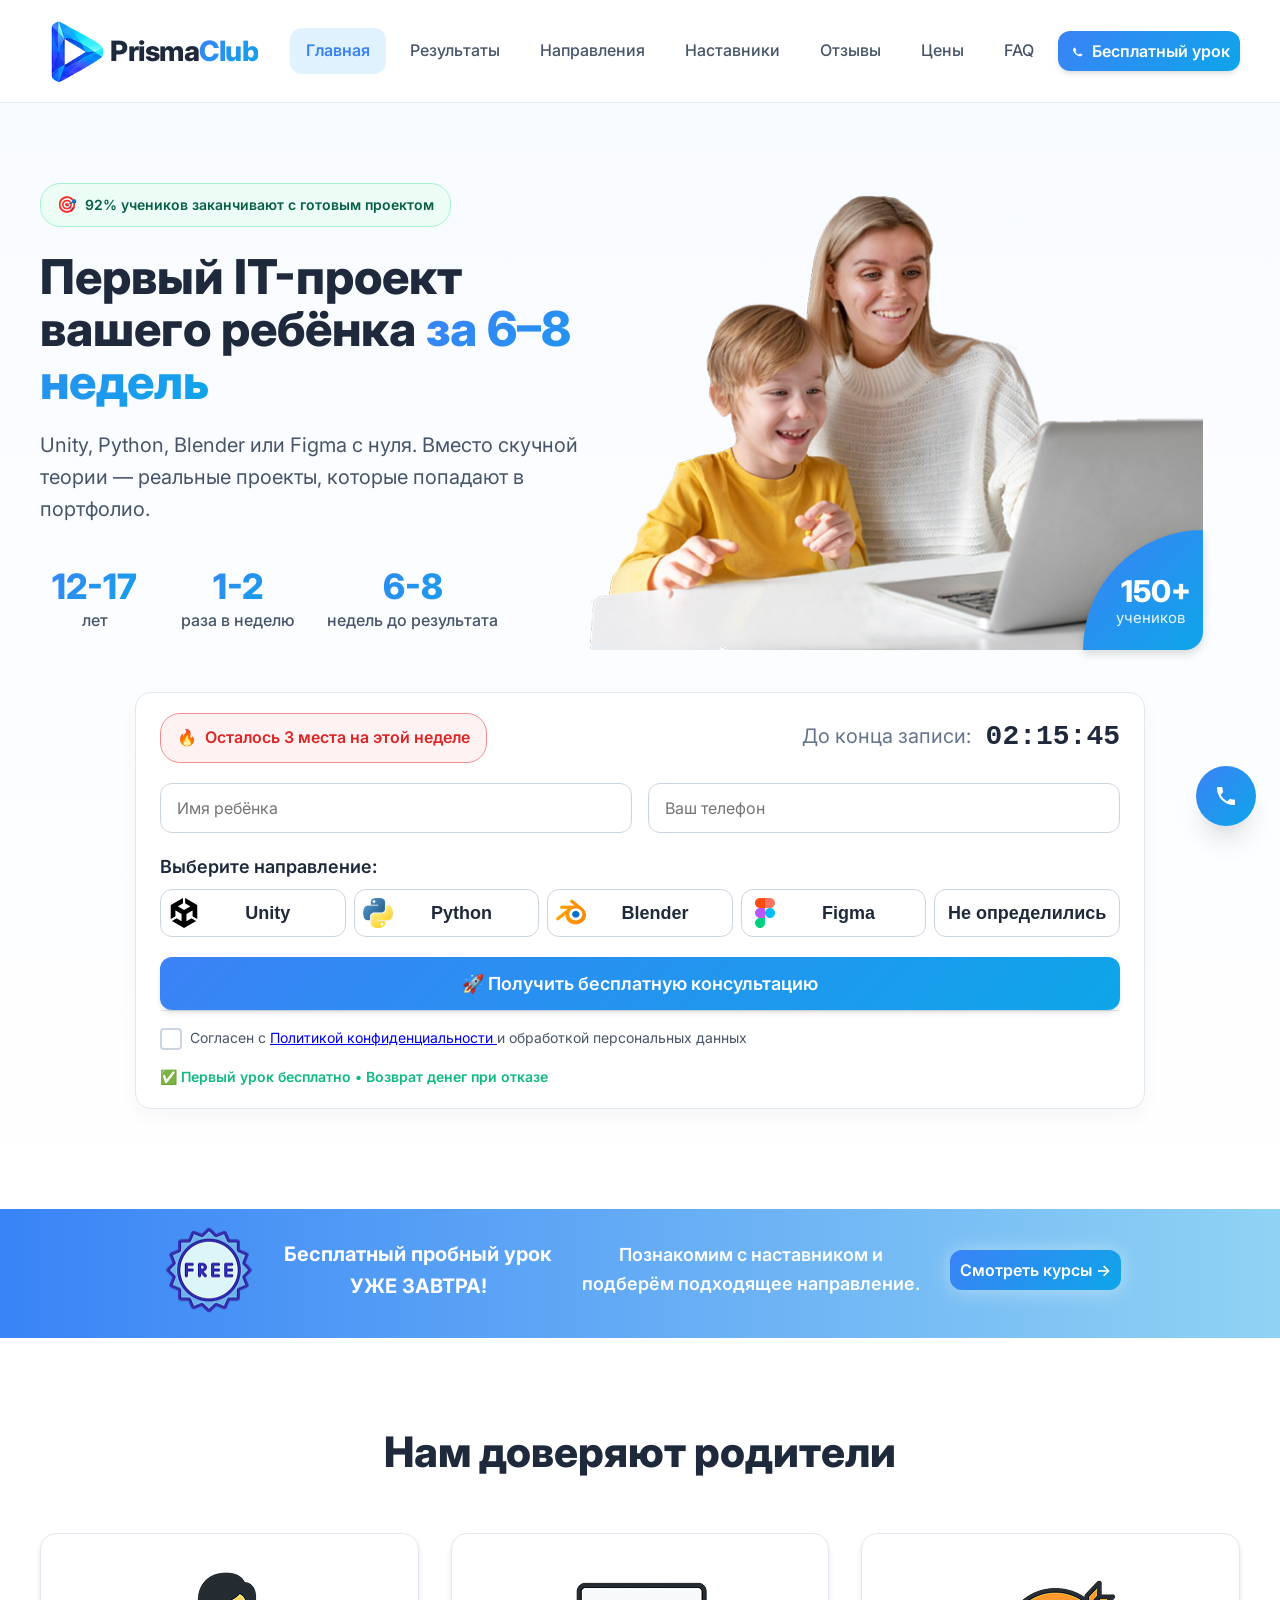
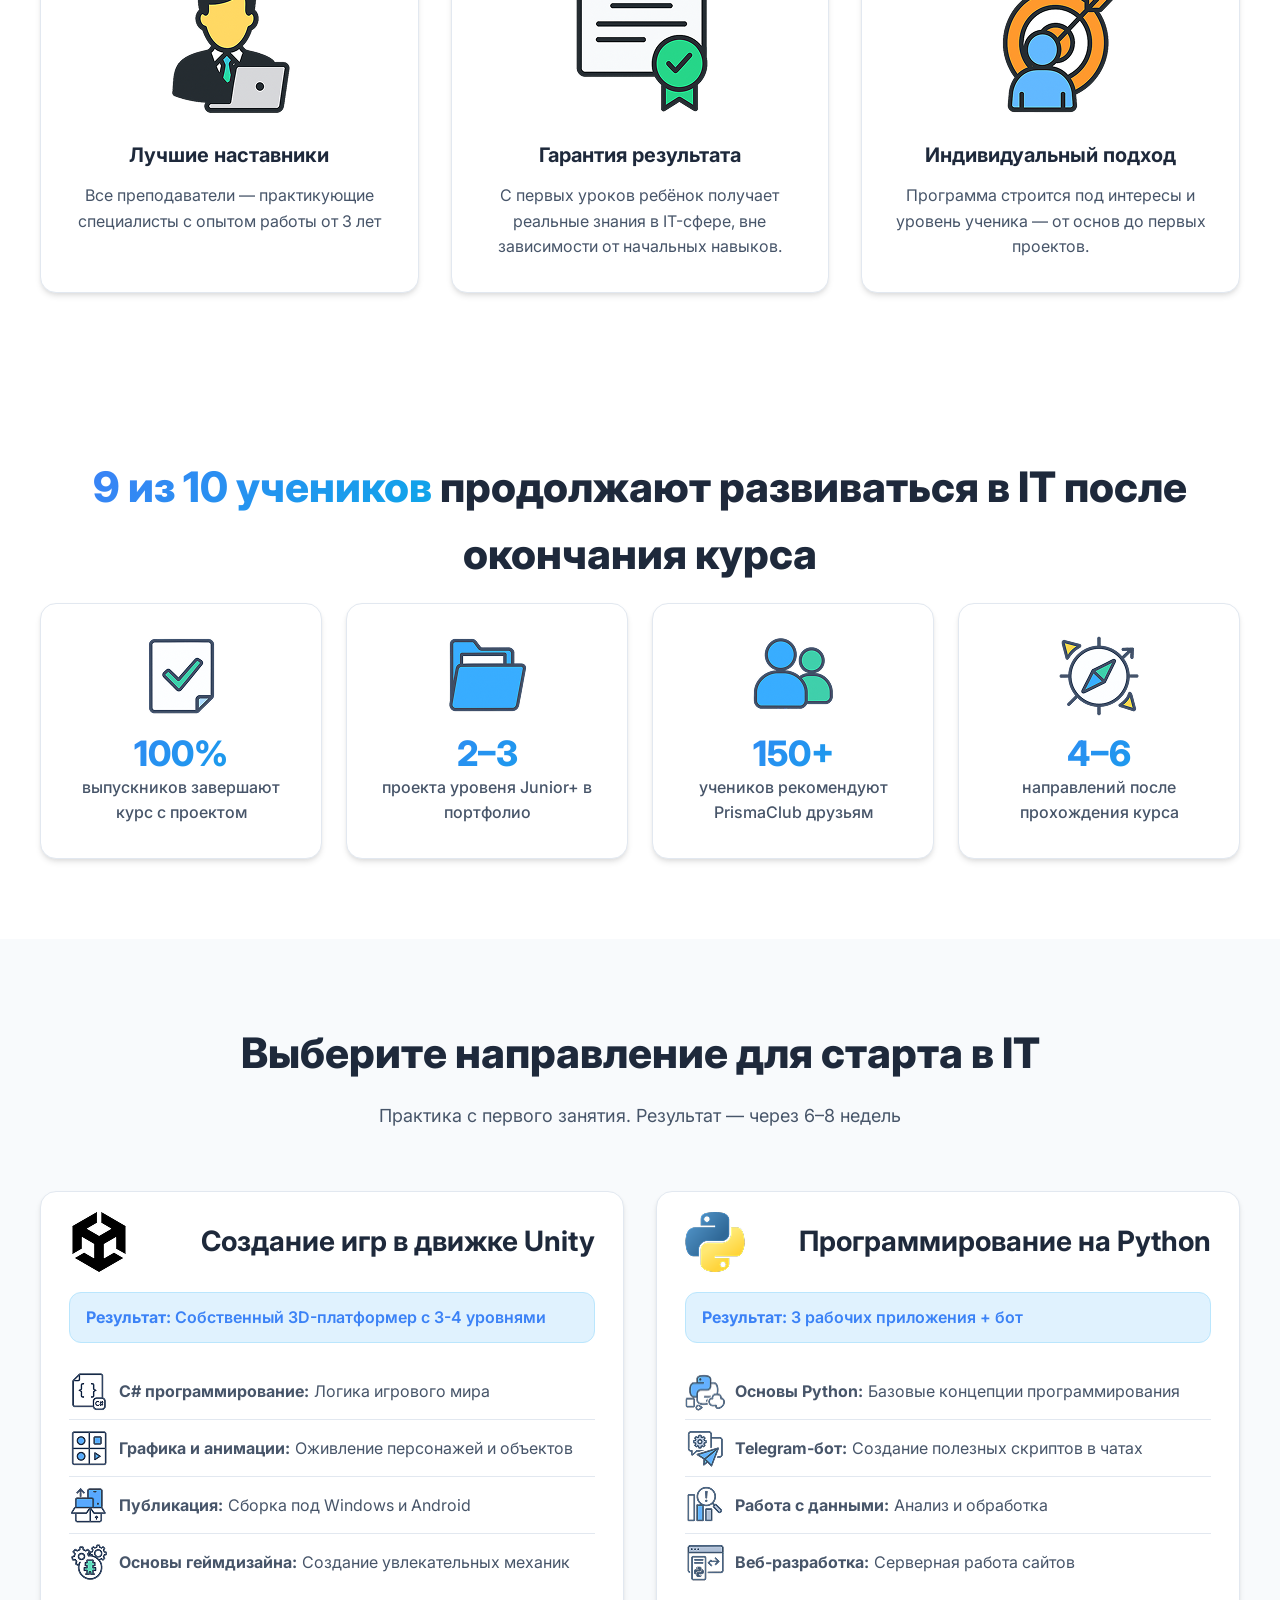
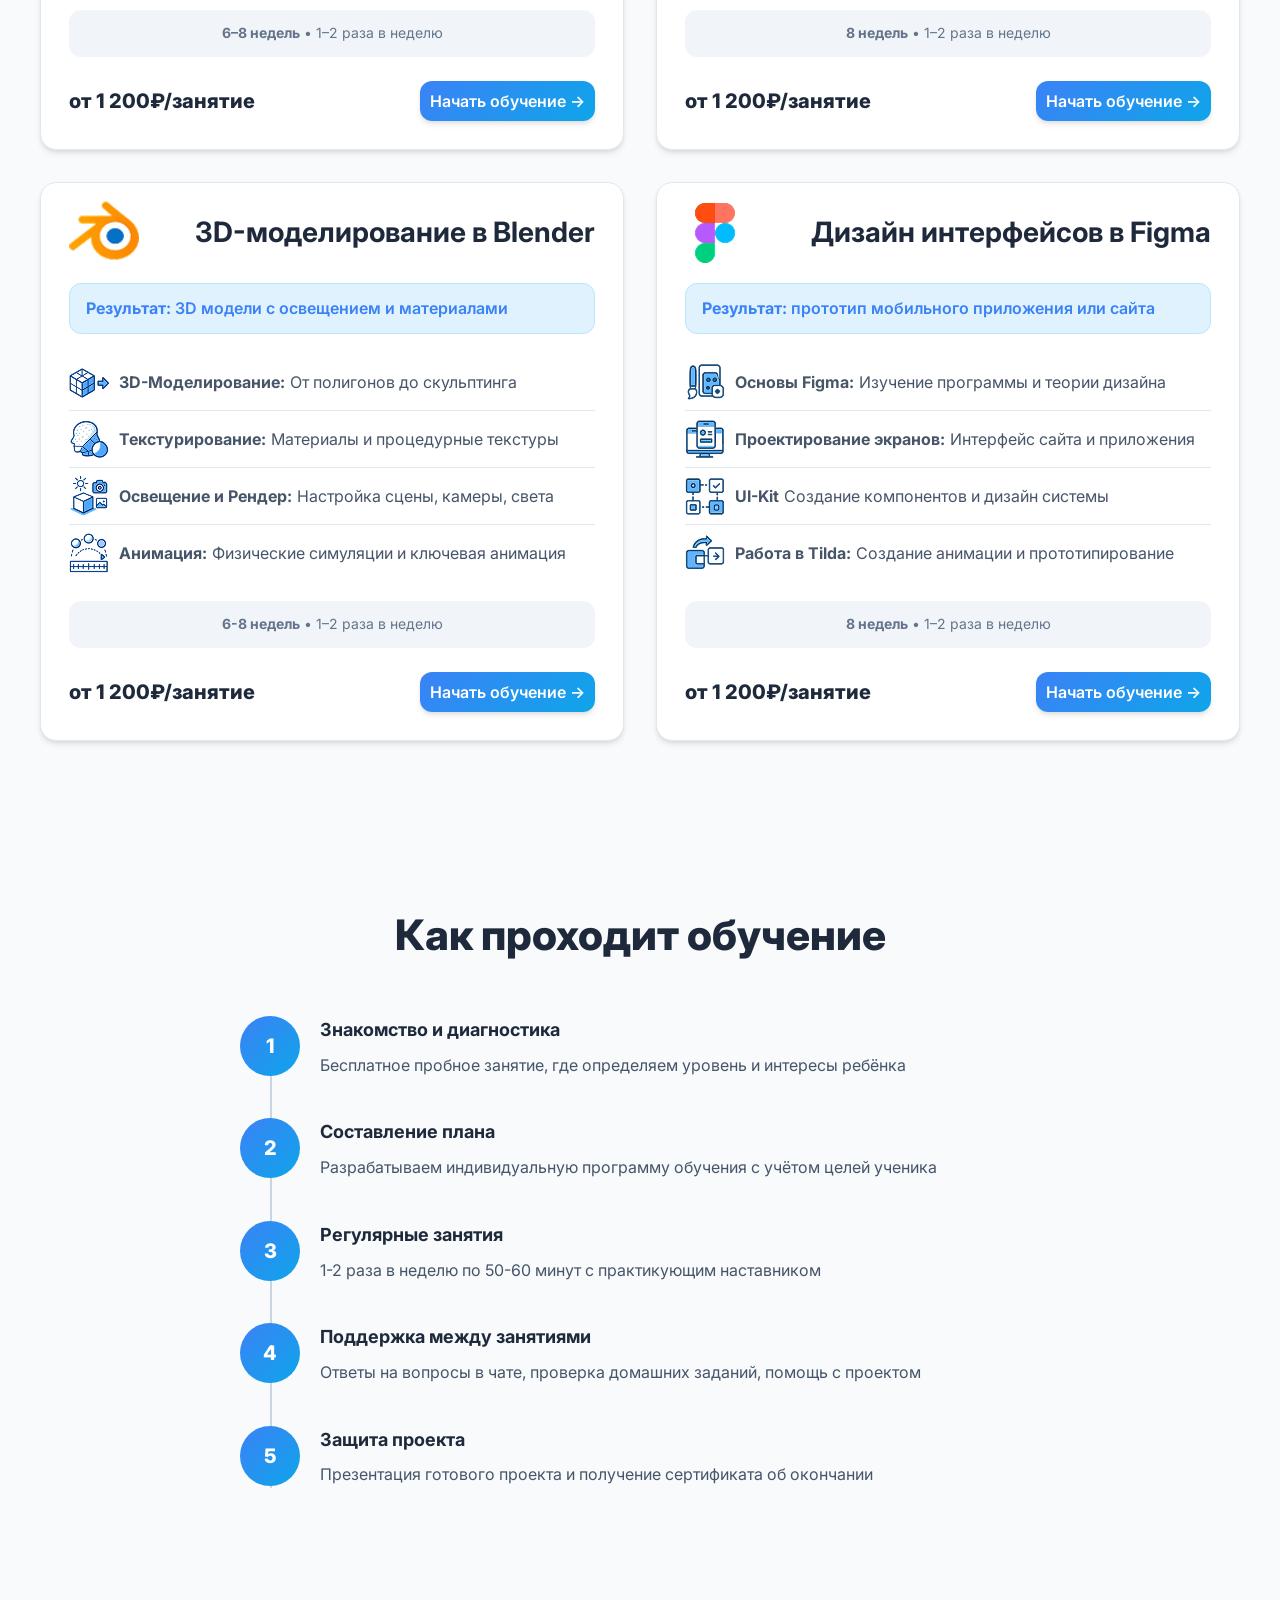
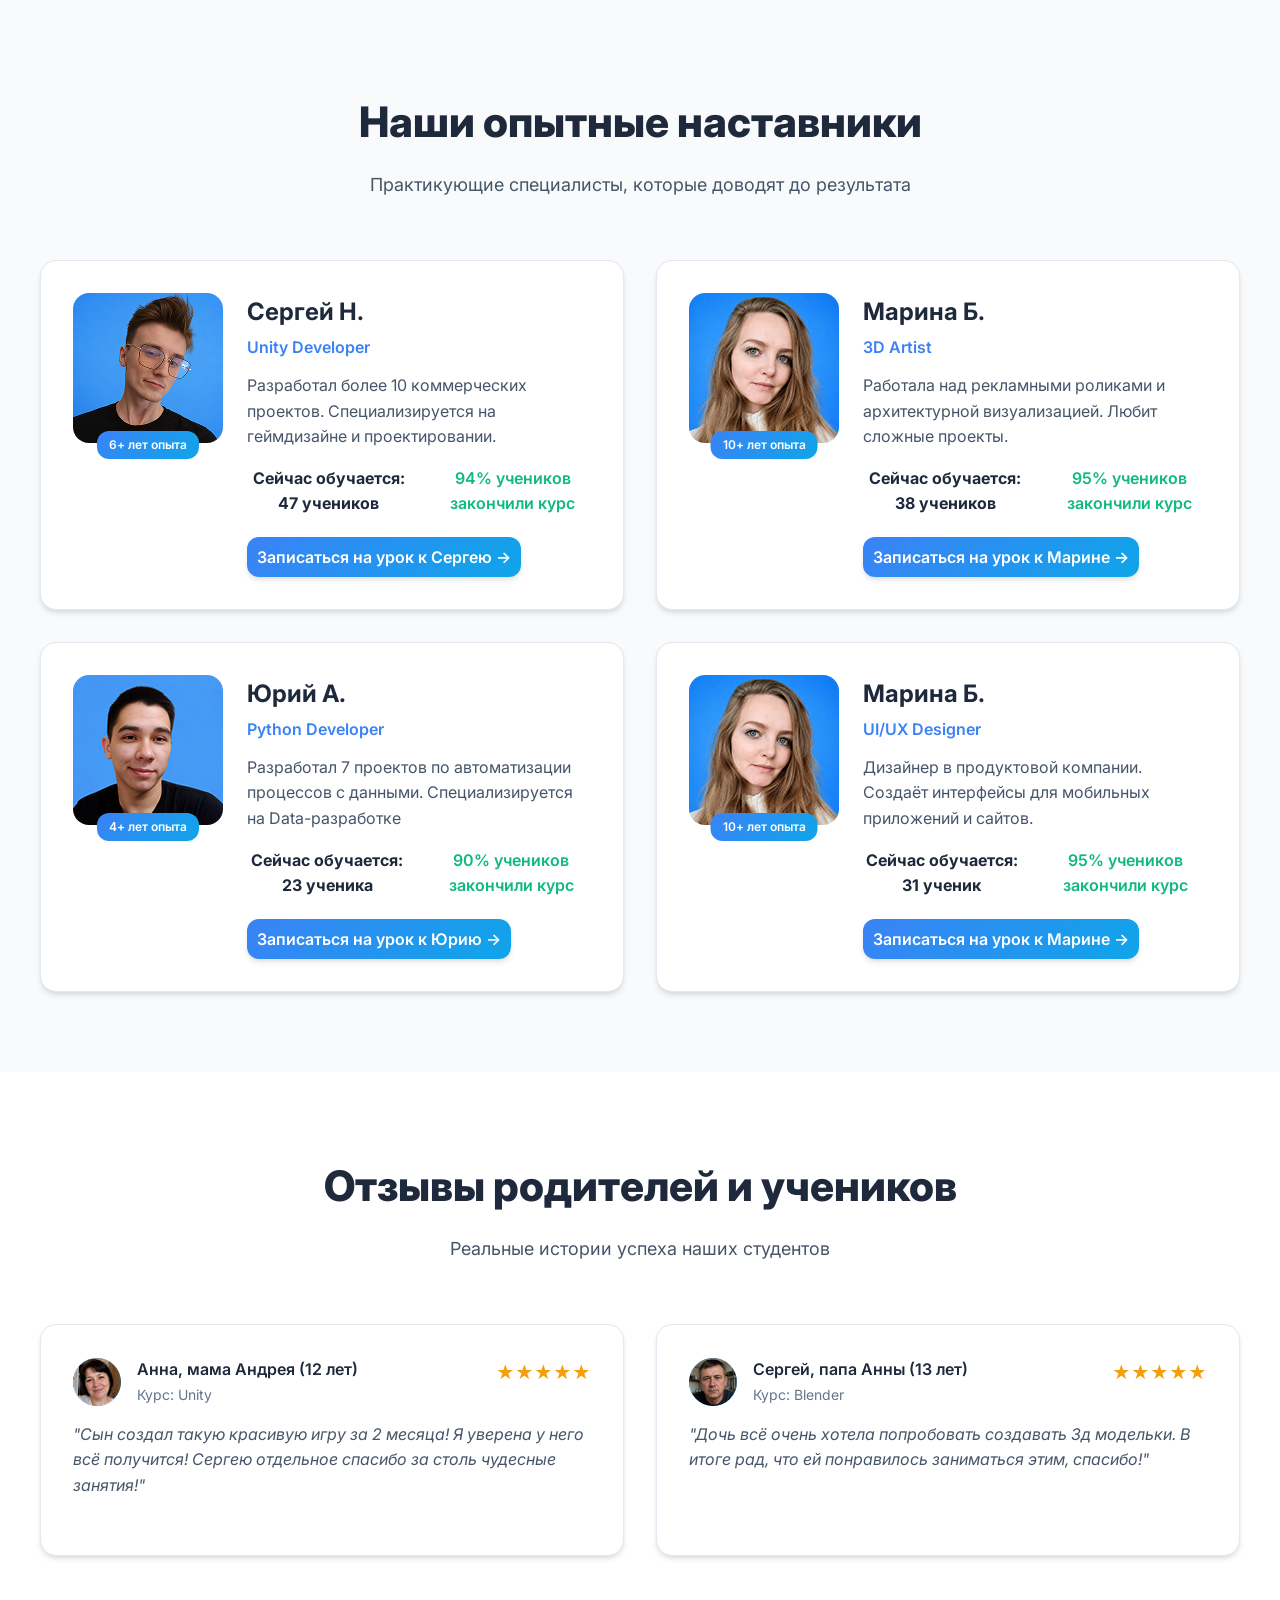
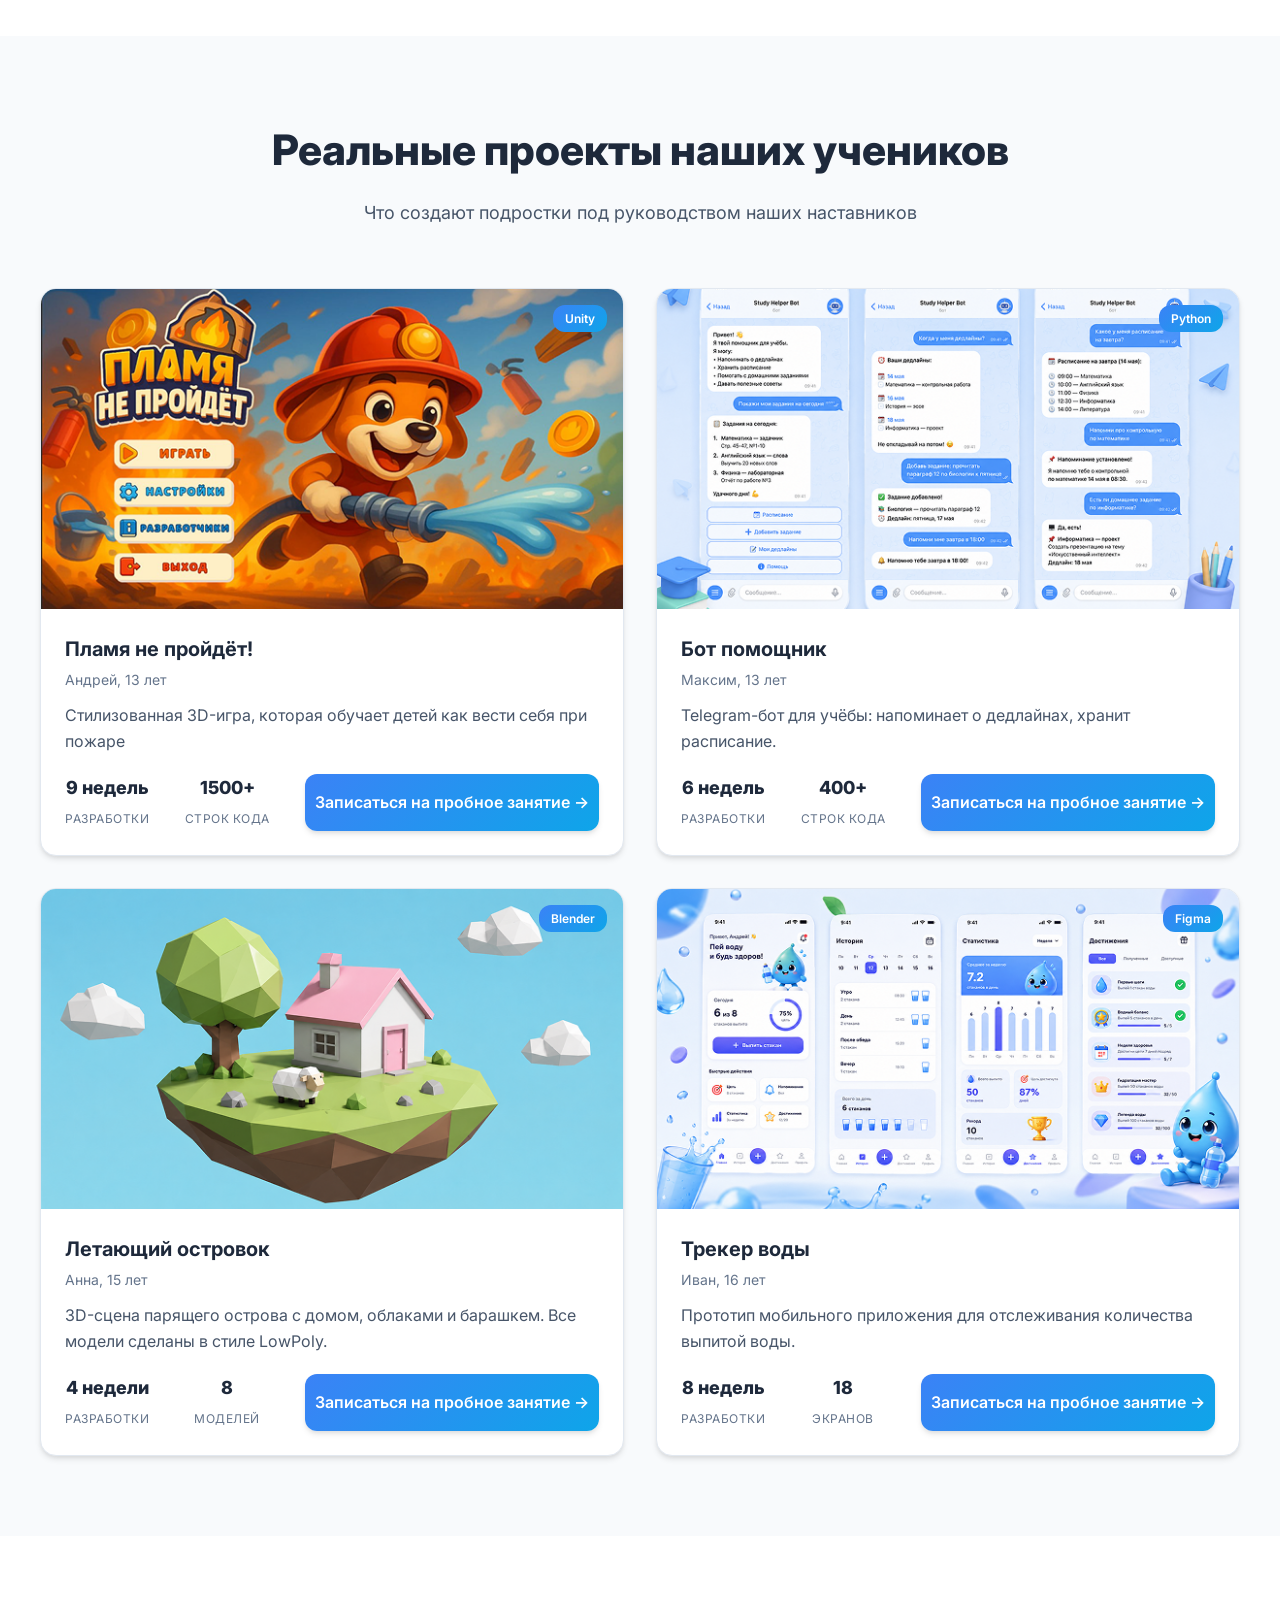
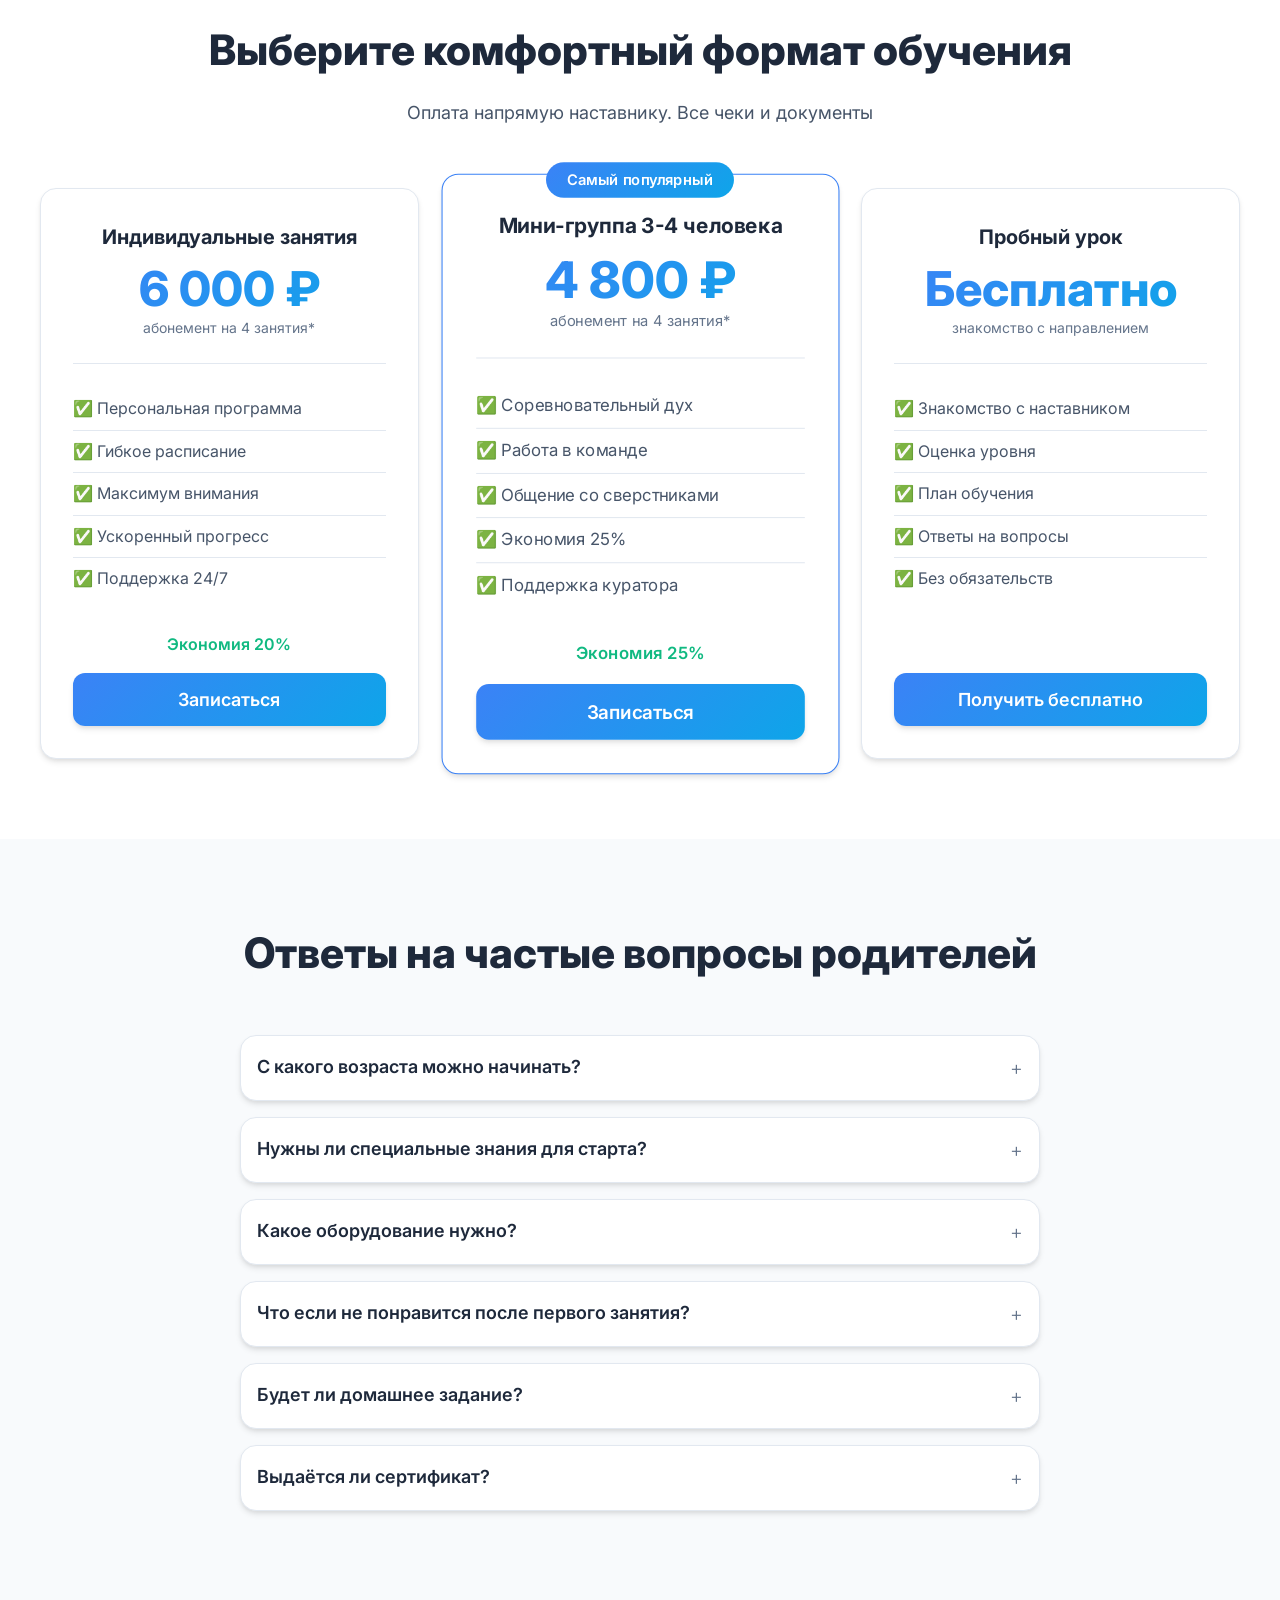
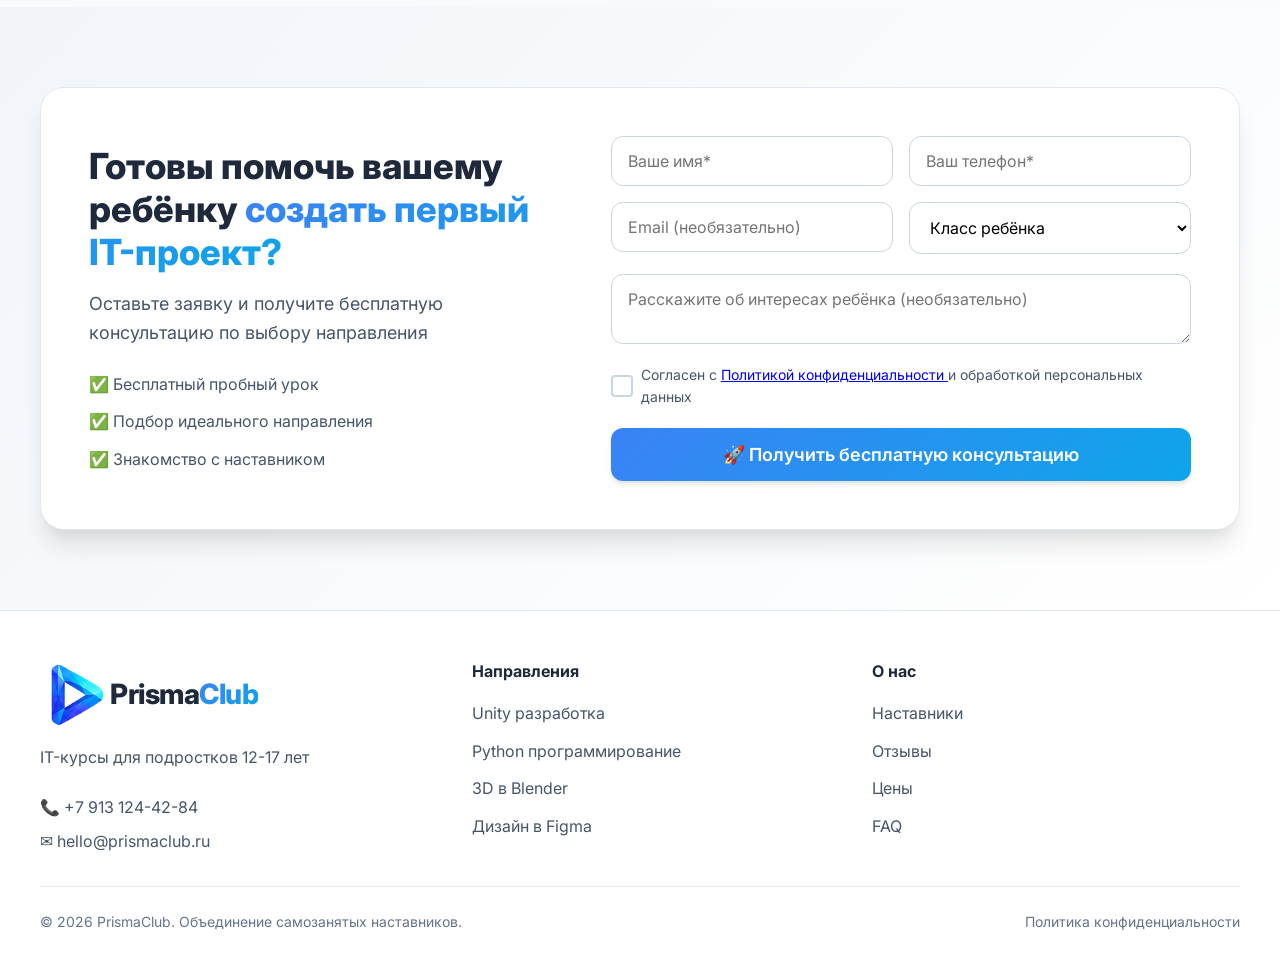
<file: index.html>
<!doctype html>
<html lang="ru" data-theme="light">
<head>
    <meta charset="utf-8" />
    <meta name="viewport" content="width=device-width, initial-scale=1" />
    <meta name="description" content="PrismaClub - IT-курсы для подростков 12-17 лет. Unity, Python, Blender, Figma. Первый проект за 6-8 недель. 95% учеников заканчивают с портфолио." />
    <title>PrismaClub — IT-курсы для подростков 12-17 лет | Первый проект за 6-8 недель</title>
    <link rel="stylesheet" href="style.css" />
    <link rel="preconnect" href="https://fonts.googleapis.com">
    <link rel="preconnect" href="https://fonts.gstatic.com" crossorigin>
    <link href="https://fonts.googleapis.com/css2?family=Inter:wght@400;500;600;700;800&display=swap" rel="stylesheet">
</head>
<body>
    <!-- Progress Bar -->
    <div class="progress-container">
        <div class="progress-bar" id="progressBar"></div>
    </div>

    <!-- Floating Contact Button -->
    <div class="floating-whatsapp">
        <button class="whatsapp-button call-button" onclick="openContactModal()" aria-label="Открыть контакты">
            <svg width="24" height="24" viewBox="0 0 24 24" fill="none">
                <path d="M6.62 10.79c1.44 2.83 3.76 5.14 6.59 6.59l2.2-2.2c.27-.27.67-.36 1.02-.24 1.12.37 2.33.57 3.57.57.55 0 1 .45 1 1V20c0 .55-.45 1-1 1C10.61 21 3 13.39 3 4c0-.55.45-1 1-1h3.5c.55 0 1 .45 1 1 0 1.24.2 2.45.57 3.57.11.35.03.74-.25 1.02l-2.2 2.2z" fill="currentColor"/>
            </svg>
            <span class="call-button-text">Остались вопросы?</span>
        </button>
        <div class="whatsapp-tooltip">Контакты для связи</div>
    </div>

    <!-- Contact Modal -->
    <div class="contact-modal" id="contactModal" aria-hidden="true">
        <div class="contact-modal-backdrop" onclick="closeContactModal()"></div>
        <div class="contact-modal-card" role="dialog" aria-modal="true" aria-labelledby="contactModalTitle">
            <button class="contact-modal-close" type="button" onclick="closeContactModal()" aria-label="Закрыть">×</button>
            <h3 id="contactModalTitle">Связаться с нами</h3>
            <div class="contact-modal-list">
                <div class="contact-row"><span>Телефон:</span><a href="tel:+79131244284">+7 913 124-42-84</a></div>
                <div class="contact-row"><span>Электронная почта:</span><a href="mailto:hello@prismaclub.ru">hello@prismaclub.ru</a></div>
                <div class="contact-row"><span>Telegram:</span><a href="https://t.me/Nestor.eons" target="_blank" rel="noopener">@Nestor.eons</a></div>
                <div class="contact-row"><span>WhatsApp:</span><a href="https://wa.me/79131244284" target="_blank" rel="noopener">8 913 124-42-84</a></div>
            </div>
            <button class="faq-modal-button" type="button" onclick="goToFaqFromModal()">
                <span>Часто задаваемые вопросы</span>
                <span class="faq-modal-arrow">⌄</span>
            </button>
        </div>
    </div>

    <header>
        <div class="wrap nav">
            <div class="brand">
                    <!-- LOGO -->
                <a class="logo" href="#hero">
                    <img src="images/prismaclub-logo.png" alt="PrismaClub Logo" class="logo-image">
                    <span class="logo-text">Prisma<span class="logo-accent">Club</span></span>
                </a>
            </div>
            <nav class="topnav">
                <a class="navlink active" href="#hero">Главная</a>
                <a class="navlink" href="#results">Результаты</a>
                <a class="navlink" href="#tracks">Направления</a>
                <a class="navlink" href="#mentors">Наставники</a>
                <a class="navlink" href="#testimonials">Отзывы</a>
                <a class="navlink" href="#pricing">Цены</a>
                <a class="navlink" href="#faq">FAQ</a>
                <button class="btn btn-primary" onclick="scrollToForm()">
                    <svg width="16" height="16" viewBox="0 0 16 16" fill="currentColor" style="margin-right: 0px;">
                        <path d="M13.6 11.2c-.2-.1-1.2-.6-1.4-.7-.2-.1-.3-.1-.5.1-.2.2-.5.6-.6.8-.1.2-.2.2-.4.1-.2-.1-1-.3-1.9-1.1-.7-.6-1.2-1.4-1.4-1.7-.1-.3 0-.4.1-.5.1-.1.3-.3.4-.4.1-.2.2-.2.3-.4.1-.2 0-.3-.1-.4-.1-.1-.5-1.2-.7-1.8-.2-.5-.4-.5-.5-.5-.1 0-.3 0-.4 0-.2 0-.4.1-.6.3-.2.3-.8.8-.8 1.9 0 1.1.8 2.2.9 2.4.1.2 1.6 2.4 3.8 3.4.6.2 1 .4 1.3.5.6.2 1.1.2 1.5.1.5-.1 1.4-.6 1.6-1.1.2-.5.2-1 .1-1.1-.1-.1-.2-.2-.4-.3z"/>
                    </svg>
                    Бесплатный урок
                </button>
            </nav>
            <button class="mobile-menu-btn" id="mobileMenuBtn">
                <span></span>
                <span></span>
                <span></span>
            </button>
        </div>
    </header>

    <main>
        <!-- HERO SECTION -->
        <section class="hero" id="hero">
            <div class="wrap">
                <div class="hero-content">
                    <div class="hero-badge">
                        <span class="badge-icon">🎯</span>
                        92% учеников заканчивают с готовым проектом
                    </div>
                    
                    <h1 class="hero-title">
                        Первый IT-проект вашего ребёнка 
                        <span class="highlight">за 6–8 недель</span>
                    </h1>
                    
                    <p class="hero-subtitle">
                        Unity, Python, Blender или Figma с нуля. Вместо скучной теории — реальные проекты, которые попадают в портфолио.
                    </p>

                    <div class="hero-stats">
                        <div class="stat">
                            <div class="stat-number">12-17</div>
                            <div class="stat-label">лет</div>
                        </div>
                        <div class="stat">
                            <div class="stat-number">1-2</div>
                            <div class="stat-label">раза в неделю</div>
                        </div>
                        <div class="stat">
                            <div class="stat-number">6-8</div>
                            <div class="stat-label">недель до результата</div>
                        </div>
                    </div>
                </div>
                
                <div class="hero-visual">
                    <div class="hero-image-wrapper">
                        <img src="images/student-coding.png" alt="Подросток создаёт игру в Unity" class="hero-image">
                            <div class="achievement-badge corner">
                                <div class="number">150+</div>
                                <div class="label">учеников</div>
                            </div>
                    </div>
                </div>
            </div>
              <!-- Booking Banner -->
<!-- Booking Banner -->
<div class="booking-banner">
    <div class="booking-top-row">
        <div class="urgency-badge">
            <span class="fire-icon">🔥</span>
            Осталось 3 места на этой неделе
        </div>
        <div class="urgency-timer">
            <span>До конца записи:</span>
            <div class="timer" id="urgencyTimer">02:15:47</div>
        </div>
    </div>

    <div class="booking-form-grid">
        <div class="form-row">
            <input type="text" placeholder="Имя ребёнка" required>
            <input type="tel" placeholder="Ваш телефон" required>
        </div>
        
        <div class="form-group">
            <label class="form-label">Выберите направление:</label>
            <div class="course-pills-horizontal">
                <button type="button" class="course-pill" data-course="Unity">
                    <img src = "images/Unity_Icon.png" class = "course-pills-icon"/>
                    <span class = "">Unity</span> 
                </button>
                 <button type="button" class="course-pill" data-course="Python">
                    <img src = "images/Python_Icon.png" class = "course-pills-icon"/>
                    <span class = "">Python</span> 
                </button>
                 <button type="button" class="course-pill" data-course="Blender">
                    <img src = "images/Blender_Icon.png" class = "course-pills-icon"/>
                    <span class = "">Blender</span> 
                </button>
                 <button type="button" class="course-pill" data-course="Figma">
                    <img src = "images/Figma_Icon.png" class = "course-pills-icon"/>
                    <span class = "">Figma</span> 
                </button>
                 <button type="button" class="course-pill" data-course="Not sure">
                    <span class = "">Не определились</span> 
                </button>
            </div>
        </div>

        <button class="btn btn-primary btn-large btn-block" type="button" onclick="scrollToForm()">
            🚀 Получить бесплатную консультацию
        </button>
    </div>
    
    <div class="form-footer">
        <label class="checkbox">
            <input type="checkbox" name="agreement" required>
        <span class="checkmark"></span>
        <span>
            Согласен с 
            <a href="privacy.html" target="_blank">
                Политикой конфиденциальности
            </a>
            и обработкой персональных данных
        </span>
        </label>
        <div class="guarantee">
            ✅ Первый урок бесплатно • Возврат денег при отказе
        </div>
    </div>
</div>
        </section>
        <!-- CTA после формы -->
<section class="after-hero-cta">
    <div class="wrap">
        <div class="cta-inline">
            <img src = "images/Free_Icon.png"/>
            <h3>Бесплатный пробный урок <br>
        <span class ="cta-inline-frase">УЖЕ ЗАВТРА!</span>
        </h3>
      <p>Познакомим с наставником и подберём подходящее направление.</p>
      <button class="btn btn-primary" onclick="smoothTo('#tracks')">
        Смотреть курсы →
      </button>
    </div>
  </div>
</section>


                <section class="trust" id="trust">
            <div class="wrap">
                <h2 class="section-title">Нам доверяют родители</h2>
                <div class="trust-grid">
                    <div class="trust-item">
                        <div class="trust-icon">
                            <img src = "images/Teacher_Icon.png"/>
                        </div>
                        <div class="trust-content">
                            <h3>Лучшие наставники</h3>
                            <p>Все преподаватели — практикующие специалисты с опытом работы от 3 лет</p>
                        </div>
                    </div>
                    <div class="trust-item">
                         <div class="trust-icon">
                            <img src = "images/Guarantee_Icon.png"/>
                        </div>
                        <div class="trust-content">
                            <h3>Гарантия результата</h3>
                            <p>С первых уроков ребёнок получает реальные знания в IT-сфере, вне зависимости от начальных навыков.</p>
                        </div>
                    </div>
                    <div class="trust-item">
                         <div class="trust-icon">
                            <img src = "images/Target_Icon.png"/>
                        </div>
                        <div class="trust-content">
                            <h3>Индивидуальный подход</h3>
                            <p>Программа строится под интересы и уровень ученика — от основ до первых проектов.</p>
                        </div>
                    </div>
                </div>
            </div>
        </section>

        <!-- RESULTS SECTION -->
        <section class="results" id="results">
            <div class="wrap">
                <h2 class="section-title">
                    <span class="highlight">9 из 10 учеников</span> продолжают развиваться в IT после окончания курса
                </h2>
                
                <div class="stats-grid">
                    <div class="stat-card">
                        <div class="stat-icon">
                            <img src = "images/White_Sheet-Icon.png"/>
                        </div>
                        <div class="stat-number" data-count="100">100%</div>
                        <div class="stat-label">выпускников завершают курс с проектом</div>
                    </div>
                    <div class="stat-card">
                         <div class="stat-icon">
                            <img src = "images/Folder_Icon.png"/>
                        </div>
                        <div class="stat-number" data-count="2">2–3</div>
                        <div class="stat-label">проекта уровеня Junior+ в портфолио</div>
                    </div>
                    <div class="stat-card">
                         <div class="stat-icon">
                            <img src = "images/Child_Recomendation_Icon.png"/>
                        </div>
                        <div class="stat-number" data-count="150">150+</div>
                        <div class="stat-label">учеников рекомендуют PrismaClub друзьям</div>
                    </div>
                    <div class="stat-card">
                         <div class="stat-icon">
                            <img src = "images/Navigation_Curse_Icon.png"/>
                        </div>
                        <div class="stat-number" data-count="4">4–6</div>
                        <div class="stat-label">направлений после прохождения курса</div>
                    </div>
                </div>
            </div>
        </section>

        <!-- TRACKS SECTION -->
        <section id="tracks">
            <div class="wrap">
                <h2 class="section-title">Выберите направление для старта в IT</h2>
                <p class="section-sub">Практика с первого занятия. Результат — через 6–8 недель</p>
                
                <div class="tracks-grid">
                    <!-- Unity Card -->
                    <div class="track-card">
                        <div class="track-header">
                            <div class="track-icon">
                                <img src = "images/Unity_Icon.png"/>
                            </div>
                            <h3>Создание игр в движке Unity</h3>
                        </div>
                        <div class="track-content">
                            <div class="track-result">
                                <strong>Результат:</strong> Собственный 3D-платформер с 3-4 уровнями
                            </div>
                            <ul class="track-features">
                                <li>
                                    <img src ="images/Unity_Csharp_Icon.png"/>
                                    <strong>C# программирование: </strong> Логика игрового мира
                                </li>
                                <li>
                                    <img src ="images/Unity_Animation_Icon.png"/>
                                    <strong>Графика и анимации: </strong> Оживление персонажей и объектов
                                </li>
                                <li>
                                    <img src ="images/Unity_Build_Icon.png"/>
                                    <strong>Публикация: </strong> Сборка под Windows и Android
                                </li>
                                <li>
                                    <img src ="images/Unity_Design_Icon.png"/>
                                    <strong>Основы геймдизайна: </strong> Создание увлекательных механик
                                </li>
                            </ul>
                            <div class="track-duration">
                                <strong>6–8 недель</strong> • 1–2 раза в неделю
                            </div>
                        </div>
                        <div class="track-actions">
                            <div class="price">от 1 200₽/занятие</div>
                            <button class="btn btn-primary" onclick="scrollToForm('Unity')">
                                Начать обучение →
                            </button>
                        </div>
                    </div>

                    <!-- Python Card -->
                    <div class="track-card">
                        <div class="track-header">
                            <div class="track-icon">
                                <img src = "images/Python_Icon.png"/>
                            </div>
                            <h3>Программирование на Python</h3>
                        </div>
                        <div class="track-content">
                            <div class="track-result">
                                <strong>Результат:</strong> 3 рабочих приложения + бот
                            </div>
                            <ul class="track-features">
                                <li>
                                    <img src ="images/Python_Base_Icon.png"/>
                                    <strong>Основы Python:</strong>  Базовые концепции программирования
                                </li>
                                <li>
                                    <img src ="images/Python_Telegram_Icon.png"/>
                                    <strong>Telegram-бот:</strong> Создание полезных скриптов в чатах
                                </li>
                                <li>
                                    <img src ="images/Python_Data_Icon.png"/>
                                    <strong>Работа с данными:</strong> Анализ и обработка
                                </li>
                                <li>
                                    <img src ="images/Python_Web_Icon.png"/>
                                    <strong>Веб-разработка:</strong> Cерверная работа сайтов
                                </li>
                            </ul>
                            <div class="track-duration">
                                <strong>8 недель</strong> • 1–2 раза в неделю
                            </div>
                        </div>
                        <div class="track-actions">
                            <div class="price">от 1 200₽/занятие</div>
                            <button class="btn btn-primary" onclick="scrollToForm('Python')">
                                Начать обучение →
                            </button>
                        </div>
                    </div>
                    <!-- Blender Card -->
                    <div class="track-card">
                        <div class="track-header">
                            <div class="track-icon">
                                <img src = "images/Blender_Icon.png" class = "blender-icon"/>
                            </div>
                            <h3>3D-моделирование в Blender</h3>
                        </div>
                        <div class="track-content">
                            <div class="track-result">
                                <strong>Результат:</strong> 3D модели с освещением и материалами
                            </div>
                            <ul class="track-features">
                                <li>
                                    <img src ="images/Blender_3D_Object_Icon.png"/>
                                    <strong>3D-Моделирование:</strong> От полигонов до скульптинга
                                </li>
                                <li>
                                    <img src ="images/Blender_Texture_Icon.png"/> 
                                    <strong>Текстурирование:</strong> Материалы и процедурные текстуры
                                </li>
                                <li>
                                    <img src ="images/Blender_lighting_Icon.png"/> 
                                    <strong>Освещение и Рендер:</strong> Настройка сцены, камеры, света
                                </li>
                                <li>
                                    <img src ="images/Blender_Animation_Icon.png"/> 
                                    <strong>Анимация:</strong> Физические симуляции и ключевая анимация
                                </li>
                            </ul>
                            <div class="track-duration">
                                <strong>6-8 недель</strong> • 1–2 раза в неделю
                            </div>
                        </div>
                        <div class="track-actions">
                            <div class="price">от 1 200₽/занятие</div>
                            <button class="btn btn-primary" onclick="scrollToForm('Blender')">
                                Начать обучение →
                            </button>
                        </div>
                    </div>
                     <!-- Figma Card -->
                    <div class="track-card">
                        <div class="track-header">
                            <div class="track-icon">
                                <img src = "images/Figma_Icon.png"/>
                            </div>
                            <h3>Дизайн интерфейсов в Figma</h3>
                        </div>
                        <div class="track-content">
                            <div class="track-result">
                                <strong>Результат:</strong> прототип мобильного приложения или сайта
                            </div>
                            <ul class="track-features">
                                <li>
                                    <img src ="images/Figma_Base_Icon.png"/>
                                    <strong>Основы Figma:</strong>Изучение программы и теории дизайна
                                </li>
                                                                <li>
                                    <img src ="images/Figma_Project.png"/> 
                                    <strong>Проектирование экранов:</strong>Интерфейс сайта и приложения
                                </li>
                                <li>
                                    <img src ="images/Figma_Component_Icon.png"/>
                                    <strong>UI-Kit</strong>Создание компонентов и дизайн системы
                                </li>
                                <li>
                                    <img src ="images/Figma_Animation_Icon.png"/>
                                    <strong>Работа в Tilda:</strong>Создание анимации и прототипирование
                                </li>
                            </ul>
                            <div class="track-duration">
                                <strong>8 недель</strong> • 1–2 раза в неделю
                            </div>
                        </div>
                        <div class="track-actions">
                            <div class="price">от 1 200₽/занятие</div>
                            <button class="btn btn-primary" onclick="scrollToForm('Figma')">
                                Начать обучение →
                            </button>
                        </div>
                    </div>
                    <!-- Добавьте остальные направления по аналогии -->
                </div>
            </div>
        </section>

        <!-- PROCESS SECTION (ВОССТАНАВить до рабочег осостояния если нету стилей) -->
        <section class="process" id="process">
            <div class="wrap">
                <h2 class="section-title">Как проходит обучение</h2>
                <div class="process-timeline">
                    <div class="process-item">
                        <div class="process-step">1</div>
                        <div class="process-content">
                            <h3>Знакомство и диагностика</h3>
                            <p>Бесплатное пробное занятие, где определяем уровень и интересы ребёнка</p>
                        </div>
                    </div>
                    <div class="process-item">
                        <div class="process-step">2</div>
                        <div class="process-content">
                            <h3>Составление плана</h3>
                            <p>Разрабатываем индивидуальную программу обучения с учётом целей ученика</p>
                        </div>
                    </div>
                    <div class="process-item">
                        <div class="process-step">3</div>
                        <div class="process-content">
                            <h3>Регулярные занятия</h3>
                            <p>1-2 раза в неделю по 50-60 минут с практикующим наставником</p>
                        </div>
                    </div>
                    <div class="process-item">
                        <div class="process-step">4</div>
                        <div class="process-content">
                            <h3>Поддержка между занятиями</h3>
                            <p>Ответы на вопросы в чате, проверка домашних заданий, помощь с проектом</p>
                        </div>
                    </div>
                    <div class="process-item">
                        <div class="process-step">5</div>
                        <div class="process-content">
                            <h3>Защита проекта</h3>
                            <p>Презентация готового проекта и получение сертификата об окончании</p>
                        </div>
                    </div>
                </div>
            </div>
        </section>

        
        <!-- MENTORS SECTION -->
        <section id="mentors">
            <div class="wrap">
                <h2 class="section-title">Наши опытные наставники</h2>
                <p class="section-sub">Практикующие специалисты, которые доводят до результата</p>
                <div class="mentors-grid">
                    <article class="mentor-card">
                        <div class="mentor-photo">
                            <img src="images/Sergey_Photo.png" alt="Сергей - наставник по Unity" width="150" height="150">
                            <div class="mentor-exp">6+ лет опыта</div>
                        </div>
                        <div class="mentor-info">
                            <h3>Сергей Н.</h3>
                            <div class="mentor-role">Unity Developer</div>
                            <p class="mentor-bio">Разработал более 10 коммерческих проектов. Специализируется на геймдизайне и проектировании.</p>
                            <div class="mentor-stats">
                                <div class="stat">Сейчас обучается: 47 учеников</div>
                                <div class="stat">94% учеников закончили курс</div>
                            </div>
                            <button class="btn btn-primary" onclick="scrollToForm('Unity')">
                                Записаться на урок к Сергею →
                            </button>
                        </div>

                    </article>

                    <article class="mentor-card">
                        <div class="mentor-photo">
                            <img src="images/Marina_Photo.png" alt="Марина - наставник по Blender" width="150" height="150">
                            <div class="mentor-exp">10+ лет опыта</div>
                        </div>
                        <div class="mentor-info">
                            <h3>Марина Б.</h3>
                            <div class="mentor-role">3D Artist</div>
                            <p class="mentor-bio">Работала над рекламными роликами и архитектурной визуализацией. Любит сложные проекты.</p>
                            <div class="mentor-stats">
                                <div class="stat">Сейчас обучается: 38 учеников</div>
                                <div class="stat">95% учеников закончили курс</div>
                            </div>
                            <button class="btn btn-primary" onclick="scrollToForm('Blender')">
                                Записаться на урок к Марине →
                            </button>
                        </div>
                    </article>

                    <article class="mentor-card">
                        <div class="mentor-photo">
                            <img src="images/Yriy_Photo.png" alt="Юрий - наставник по Python" width="150" height="150">
                            <div class="mentor-exp">4+ лет опыта</div>
                        </div>
                        <div class="mentor-info">
                            <h3>Юрий А.</h3>
                            <div class="mentor-role">Python Developer</div>
                            <p class="mentor-bio">Разработал 7 проектов по автоматизации процессов с данными. Специализируется на Data-разработке</p>
                            <div class="mentor-stats">
                                <div class="stat">Сейчас обучается: 23 ученика</div>
                                <div class="stat">90% учеников закончили курс</div>
                            </div>
                            <button class="btn btn-primary" onclick="scrollToForm('Python')">
                                Записаться на урок к Юрию →
                            </button>
                        </div>
                    </article>

                    <article class="mentor-card">
                        <div class="mentor-photo">
                            <img src="images/Marina_Photo.png" alt="Марина - наставник по дизайну" width="150" height="150">
                            <div class="mentor-exp">10+ лет опыта</div>
                        </div>
                        <div class="mentor-info">
                            <h3>Марина Б.</h3>
                            <div class="mentor-role">UI/UX Designer</div>
                            <p class="mentor-bio">Дизайнер в продуктовой компании. Создаёт интерфейсы для мобильных приложений и сайтов.</p>
                            <div class="mentor-stats">
                                <div class="stat">Сейчас обучается: 31 ученик</div>
                                <div class="stat">95% учеников закончили курс</div>
                            </div>
                            <button class="btn btn-primary" onclick="scrollToForm('Figma')">
                                Записаться на урок к Марине →
                            </button>
                        </div>
                    </article>
                </div>
            </div>
        </section>

        <!-- TESTIMONIALS SECTION -->
        <section id="testimonials">
            <div class="wrap">
                <h2 class="section-title">Отзывы родителей и учеников</h2>
                <p class="section-sub">Реальные истории успеха наших студентов</p>
                
                <div class="testimonials-grid">
                    <div class="testimonial-card">
                        <div class="testimonial-author">
                            <div class="author-avatar">
                                <img src="images/parent-1.png" alt="Мама Петра">
                            </div>
                            <div class="author-info">
                                <div class="author-name">Анна, мама Андрея (12 лет)</div>
                                <div class="author-course">Курс: Unity</div>
                            </div>
                            <div class="stars">★★★★★</div>
                        </div>
                        <div class="testimonial-content">
                            
                            <p>"Сын создал такую красивую игру за 2 месяца! Я уверена у него всё получится! Сергею отдельное спасибо за столь чудесные занятия!"</p>
                        </div>
                        
                    </div>

                    <div class="testimonial-card">
                    <div class="testimonial-author">
                            <div class="author-avatar">
                                <img src="images/parent-2.png" alt="Папа Анны">
                            </div>
                            <div class="author-info">
                                <div class="author-name">Сергей, папа Анны (13 лет)</div>
                                <div class="author-course">Курс: Blender</div>
                            </div>
                            <div class="stars">★★★★★</div>
                        </div>
                        <div class="testimonial-content">
                            <p>"Дочь всё очень хотела попробовать создавать 3д модельки. В итоге рад, что ей понравилось заниматься этим, спасибо!"</p>
                        </div>
                    </div>
                </div>
            </div>
        </section>

 <!-- CASES SECTION -->
        <section id="cases">
            <div class="wrap">
                <h2 class="section-title">Реальные проекты наших учеников</h2>
                <p class="section-sub">Что создают подростки под руководством наших наставников</p>
                <div class="cases-grid">
                    <article class="case-card">
                        <div class="case-image">
                            <img src="images/Fire_Game.png" alt="Игра Пламя не пройдёт" width="320" height="240">
                            <div class="case-badge">Unity</div>
                        </div>
                        <div class="case-content">
                            <h3>Пламя не пройдёт!</h3>
                            <div class="case-author">Андрей, 13 лет</div>
                            <p class="case-description">Стилизованная 3D-игра, которая обучает детей как вести себя при пожаре</p>
                            <div class="case-stats">
                                <div class="case-stat">
                                    <strong>9 недель</strong>
                                    <span>Разработки</span>
                                </div>
                                <div class="case-stat">
                                    <strong>1500+</strong>
                                    <span>строк кода</span>
                                </div>
                                <button class="btn btn-primary" onclick="scrollToForm('Unity')">
                                    Записаться на пробное занятие →
                                </button>
                            </div>
                        </div>
                    </article>

                    <article class="case-card">
                        <div class="case-image">
                            <img src="images/Python_tg.png" alt="Telegram бот" width="320" height="240">
                            <div class="case-badge">Python</div>
                        </div>
                        <div class="case-content">
                            <h3>Бот помощник</h3>
                            <div class="case-author">Максим, 13 лет</div>
                            <p class="case-description">Telegram-бот для учёбы: напоминает о дедлайнах, хранит расписание.</p>
                            <div class="case-stats">
                                <div class="case-stat">
                                    <strong>6 недель</strong>
                                    <span>Разработки</span>
                                </div>
                                <div class="case-stat">
                                    <strong>400+</strong>
                                    <span>строк кода</span>
                                </div>
                                <button class="btn btn-primary" onclick="scrollToForm('Python')">
                                    Записаться на пробное занятие →
                                </button>
                            </div>
                        </div>
                    </article>

                    <article class="case-card">
                        <div class="case-image">
                            <img src="images/3D_Model.png" alt="3D сцена" width="320" height="240">
                            <div class="case-badge">Blender</div>
                        </div>
                        <div class="case-content">
                            <h3>Летающий островок</h3>
                            <div class="case-author">Анна, 15 лет</div>
                            <p class="case-description">3D-сцена парящего острова с домом, облаками и барашкем. Все модели сделаны в стиле LowPoly.</p>
                            <div class="case-stats">
                                <div class="case-stat">
                                    <strong>4 недели</strong>
                                    <span>Разработки</span>
                                </div>
                                <div class="case-stat">
                                    <strong>8</strong>
                                    <span>моделей</span>
                                </div>
                                <button class="btn btn-primary" onclick="scrollToForm('Blender')">
                                    Записаться на пробное занятие →
                                </button>
                            </div>
                        </div>
                    </article>

                    <article class="case-card">
                        <div class="case-image">
                            <img src="images/Figma_Water.png" alt="Прототип приложения" width="320" height="240">
                            <div class="case-badge">Figma</div>
                        </div>
                        <div class="case-content">
                            <h3>Трекер воды</h3>
                            <div class="case-author">Иван, 16 лет</div>
                            <p class="case-description">Прототип мобильного приложения для отслеживания количества выпитой воды.</p>
                            <div class="case-stats">
                                <div class="case-stat">
                                    <strong>8 недель</strong>
                                    <span>Разработки</span>
                                </div>
                                <div class="case-stat">
                                    <strong>18</strong>
                                    <span>экранов</span>
                                </div>
                                <button class="btn btn-primary" onclick="scrollToForm('Figma')">
                                    Записаться на пробное занятие →
                                </button>
                            </div>
                        </div>
                    </article>
                </div>
            </div>
        </section>


         <!-- PRICING SECTION -->
        <section class="pricing" id="pricing">
            <div class="wrap">
                <h2 class="section-title">Выберите комфортный формат обучения</h2>
                <p class="section-sub">Оплата напрямую наставнику. Все чеки и документы</p>
                <div class="pricing-grid">
                    <div class="pricing-card">
                        <div class="pricing-header">
                            <h3>Индивидуальные занятия</h3>
                            <div class="price">6 000 ₽</div>
                            <div class="price-sub">абонемент на 4 занятия*</div>
                        </div>
                        <ul class="pricing-features">
                            <li>✅ Персональная программа</li>
                            <li>✅ Гибкое расписание</li>
                            <li>✅ Максимум внимания</li>
                            <li>✅ Ускоренный прогресс</li>
                            <li>✅ Поддержка 24/7</li>
                        </ul>
                        <div class="pricing-actions">
                            <div class="save">Экономия 20%</div>
                            <button class="btn btn-primary btn-large" onclick="scrollToForm()">
                                Записаться
                            </button>
                        </div>
                    </div>

                    <div class="pricing-card featured">
                        <div class="popular-badge">Самый популярный</div>
                        <div class="pricing-header">
                            <h3>Мини-группа 3-4 человека</h3>
                            <div class="price">4 800 ₽</div>
                            <div class="price-sub">абонемент на 4 занятия*</div>
                        </div>
                        <ul class="pricing-features">
                            <li>✅ Соревновательный дух</li>
                            <li>✅ Работа в команде</li>
                            <li>✅ Общение со сверстниками</li>
                            <li>✅ Экономия 25%</li>
                            <li>✅ Поддержка куратора</li>
                        </ul>
                        <div class="pricing-actions">
                            <div class="save">Экономия 25%</div>
                            <button class="btn btn-primary btn-large" onclick="scrollToForm()">
                                Записаться
                            </button>
                        </div>
                    </div>

                    <div class="pricing-card">
                        <div class="pricing-header">
                            <h3>Пробный урок</h3>
                            <div class="price">Бесплатно</div>
                            <div class="price-sub">знакомство с направлением</div>
                        </div>
                        <ul class="pricing-features">
                            <li>✅ Знакомство с наставником</li>
                            <li>✅ Оценка уровня</li>
                            <li>✅ План обучения</li>
                            <li>✅ Ответы на вопросы</li>
                            <li>✅ Без обязательств</li>
                        </ul>
                        <div class="pricing-actions">
                            <button class="btn btn-primary btn-large" onclick="scrollToForm()">
                                Получить бесплатно
                            </button>
                        </div>
                    </div>
                </div>
            </div>
        </section>

        <!-- FAQ SECTION -->
        <section id="faq">
            <div class="wrap">
                <h2 class="section-title">Ответы на частые вопросы родителей</h2>
                <div class="faq-grid">
                    <div class="faq-item">
                        <div class="faq-question">
                            <h3>С какого возраста можно начинать?</h3>
                            <span class="faq-toggle">+</span>
                        </div>
                        <div class="faq-answer">
                            <p>Идеальный возраст — От 12 лет и старше. В этом возрасте дети уже могут концентрироваться на задачах 45-60 минут, понимают логику программирования. Младше 12 рекомендуем начать с основ логики и алгоритмов.</p>
                        </div>
                    </div>

                    <div class="faq-item">
                        <div class="faq-question">
                            <h3>Нужны ли специальные знания для старта?</h3>
                            <span class="faq-toggle">+</span>
                        </div>
                        <div class="faq-answer">
                            <p>Нет! 80% наших учеников начинают с нуля. Главное — интерес к технологиям и готовность учиться. Наставник адаптирует программу под уровень ребёнка.</p>
                        </div>
                    </div>

                    <div class="faq-item">
                        <div class="faq-question">
                            <h3>Какое оборудование нужно?</h3>
                            <span class="faq-toggle">+</span>
                        </div>
                        <div class="faq-answer">
                            <p>Достаточно обычного компьютера с Windows и стабильным интернетом. Для Unity и Blender желателен компьютер с видеокартой, но для начала подойдёт любой. Поможем с установкой программ.</p>
                        </div>
                    </div>

                    <div class="faq-item">
                        <div class="faq-question">
                            <h3>Что если не понравится после первого занятия?</h3>
                            <span class="faq-toggle">+</span>
                        </div>
                        <div class="faq-answer">
                            <p>Первый урок всегда бесплатный. Если не подойдёт направление или наставник — поможем выбрать другое или вернём деньги за неиспользованные занятия.</p>
                        </div>
                    </div>

                    <div class="faq-item">
                        <div class="faq-question">
                            <h3>Будет ли домашнее задание?</h3>
                            <span class="faq-toggle">+</span>
                        </div>
                        <div class="faq-answer">
                            <p>Да, но не больше 1-2 часов в неделю. Домашние задания — это практика на закрепление материала. Все задания проверяются наставником с обратной связью.</p>
                        </div>
                    </div>

                    <div class="faq-item">
                        <div class="faq-question">
                            <h3>Выдаётся ли сертификат?</h3>
                            <span class="faq-toggle">+</span>
                        </div>
                        <div class="faq-answer">
                            <p>Да, после успешной защиты проекта выдаём сертификат об окончании курса с перечнем освоенных технологий. Это отлично дополняет портфолио.</p>
                        </div>
                    </div>
                </div>
            </div>
        </section>


        <!-- FINAL CTA SECTION -->
        <section id="final-cta">
            <div class="wrap">
                <div class="final-cta-card">
                    <div class="cta-content">
                        <h2>Готовы помочь вашему ребёнку <span class="highlight">создать первый IT-проект?</span></h2>
                        <p>Оставьте заявку и получите бесплатную консультацию по выбору направления</p>
                        
                        <div class="cta-features">
                            <div class="feature">✅ Бесплатный пробный урок</div>
                            <div class="feature">✅ Подбор идеального направления</div>
                            <div class="feature">✅ Знакомство с наставником</div>
                        </div>
                    </div>
                    
                    <form class="cta-form" action="https://formspree.io/f/YOUR_FORM_ID" method="POST" id="finalForm">
                        <div class="form-grid">
                            <div class="form-group">
                                <input type="text" name="child_name" placeholder="Ваше имя*" required>
                            </div>
                            <div class="form-group">
                                <input type="tel" name="phone" placeholder="Ваш телефон*" required>
                            </div>
                            <div class="form-group">
                                <input type="email" name="email" placeholder="Email (необязательно)" required>
                            </div>
                            <div class="form-group">
                                <select name="grade" required>
                                    <option value="">Класс ребёнка</option>
                                    <option value="5-6">5-6 класс</option>
                                    <option value="7-8">7-8 класс</option>
                                    <option value="9-10">9-10 класс</option>
                                    <option value="11">Старше 18 лет</option>
                                </select>
                            </div>
                        </div>

                        <div class="form-group">
                            <textarea name="interests" placeholder="Расскажите об интересах ребёнка (необязательно)"></textarea>
                        </div>

                        <input type="hidden" name="course" id="finalSelectedCourse" value="">

                        <div class="form-group">
                            <label class="checkbox">
                                <input type="checkbox" name="agreement" required>
        <span class="checkmark"></span>
        <span>
            Согласен с 
            <a href="privacy.html" target="_blank">
                Политикой конфиденциальности
            </a>
            и обработкой персональных данных
        </span>
                            </label>
                        </div>

                        <button type="submit" class="btn btn-primary btn-large btn-block">
                            🚀 Получить бесплатную консультацию
                        </button>
                    </form>
                </div>
            </div>
        </section>
    </main>

    <footer>
        <div class="wrap">
            <div class="footer-content">
                <div class="footer-brand">
                    <div>
                        <a class="logo" href="#hero">
                            <img src="images/prismaclub-logo.png" alt="PrismaClub Logo" class="logo-image">
                            <span class="logo-text">Prisma<span class="logo-accent">Club</span></span>
                        </a>
                    </div>
                    <p>IT-курсы для подростков 12-17 лет</p>
                    <div class="footer-contacts">
                        <a href="tel:+79131244284">📞 +7 913 124-42-84</a>
                        <a href="mailto:hello@prismaclub.ru">✉️ hello@prismaclub.ru</a>
                    </div>
                </div>
                
                <div class="footer-links">
                    <div class="footer-column">
                        <h4>Направления</h4>
                        <a href="#tracks">Unity разработка</a>
                        <a href="#tracks">Python программирование</a>
                        <a href="#tracks">3D в Blender</a>
                        <a href="#tracks">Дизайн в Figma</a>
                    </div>
                    
                    <div class="footer-column">
                        <h4>О нас</h4>
                        <a href="#mentors">Наставники</a>
                        <a href="#testimonials">Отзывы</a>
                        <a href="#pricing">Цены</a>
                        <a href="#faq">FAQ</a>
                    </div>
                </div>
            </div>
            
            <div class="footer-bottom">
                <div class="footer-meta">
                    <span>© 2026 PrismaClub. Объединение самозанятых наставников.</span>
                    <div class="footer-legals">
                        <a href="privacy.html">Политика конфиденциальности</a>
                    </div>
                </div>
            </div>
        </div>
    </footer>

    <script src="app.js"></script>
</body>
</html>
</file>
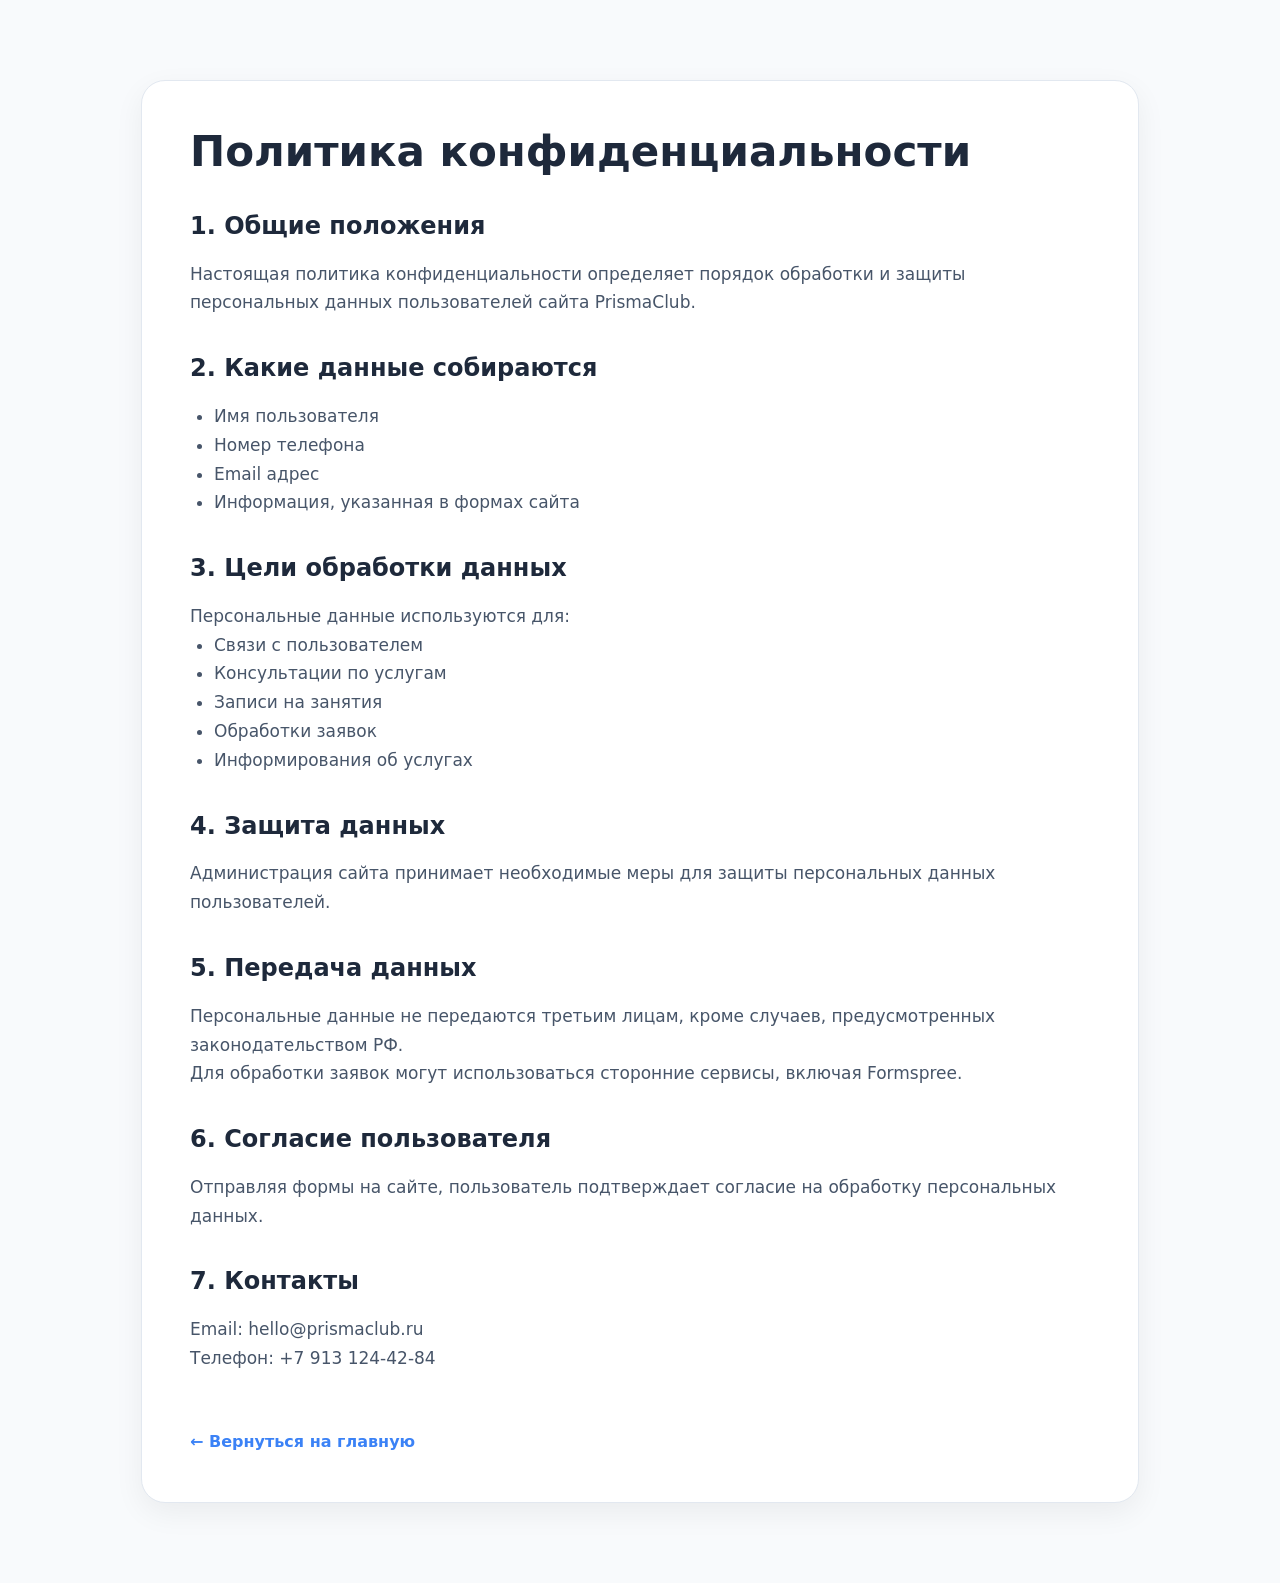
<file: privacy.html>
<!doctype html>
<html lang="ru">
<head>
    <meta charset="UTF-8">
    <meta name="viewport" content="width=device-width, initial-scale=1.0">

    <title>Политика конфиденциальности | PrismaClub</title>

    <link rel="stylesheet" href="style.css">

    <style>
        body {
            background: #f8fafc;
        }

        .privacy-page {
            padding: 80px 20px;
        }

        .privacy-container {
            max-width: 900px;
            margin: 0 auto;
            background: #ffffff;
            border-radius: 24px;
            padding: 48px;
            box-shadow: 0 10px 30px rgba(0,0,0,0.06);
            border: 1px solid #e2e8f0;
        }

        .privacy-title {
            font-size: 42px;
            font-weight: 800;
            margin-bottom: 32px;
            color: #1e293b;
            line-height: 1.1;
        }

        .privacy-section {
            margin-bottom: 32px;
        }

        .privacy-section h2 {
            font-size: 24px;
            margin-bottom: 14px;
            color: #1e293b;
        }

        .privacy-section p,
        .privacy-section li {
            font-size: 17px;
            line-height: 1.7;
            color: #475569;
        }

        .privacy-section ul {
            padding-left: 24px;
        }

        .privacy-back {
            display: inline-flex;
            align-items: center;
            gap: 8px;
            margin-top: 24px;
            text-decoration: none;
            font-weight: 600;
            color: #3b82f6;
        }

        .privacy-back:hover {
            opacity: 0.8;
        }

        @media (max-width: 768px) {
            .privacy-page {
                padding: 32px 14px;
            }

            .privacy-container {
                padding: 28px 20px;
                border-radius: 18px;
            }

            .privacy-title {
                font-size: 30px;
                margin-bottom: 24px;
            }

            .privacy-section h2 {
                font-size: 21px;
            }

            .privacy-section p,
            .privacy-section li {
                font-size: 16px;
            }
        }
    </style>
</head>

<body>

<section class="privacy-page">
    <div class="privacy-container">

        <h1 class="privacy-title">
            Политика конфиденциальности
        </h1>

        <div class="privacy-section">
            <h2>1. Общие положения</h2>
            <p>
                Настоящая политика конфиденциальности определяет порядок обработки
                и защиты персональных данных пользователей сайта PrismaClub.
            </p>
        </div>

        <div class="privacy-section">
            <h2>2. Какие данные собираются</h2>

            <ul>
                <li>Имя пользователя</li>
                <li>Номер телефона</li>
                <li>Email адрес</li>
                <li>Информация, указанная в формах сайта</li>
            </ul>
        </div>

        <div class="privacy-section">
            <h2>3. Цели обработки данных</h2>

            <p>
                Персональные данные используются для:
            </p>

            <ul>
                <li>Связи с пользователем</li>
                <li>Консультации по услугам</li>
                <li>Записи на занятия</li>
                <li>Обработки заявок</li>
                <li>Информирования об услугах</li>
            </ul>
        </div>

        <div class="privacy-section">
            <h2>4. Защита данных</h2>

            <p>
                Администрация сайта принимает необходимые меры
                для защиты персональных данных пользователей.
            </p>
        </div>

        <div class="privacy-section">
            <h2>5. Передача данных</h2>

            <p>
                Персональные данные не передаются третьим лицам,
                кроме случаев, предусмотренных законодательством РФ.
            </p>

            <p>
                Для обработки заявок могут использоваться сторонние сервисы,
                включая Formspree.
            </p>
        </div>

        <div class="privacy-section">
            <h2>6. Согласие пользователя</h2>

            <p>
                Отправляя формы на сайте, пользователь подтверждает
                согласие на обработку персональных данных.
            </p>
        </div>

        <div class="privacy-section">
            <h2>7. Контакты</h2>

            <p>
                Email: hello@prismaclub.ru<br>
                Телефон: +7 913 124-42-84
            </p>
        </div>

        <a href="index.html" class="privacy-back">
            ← Вернуться на главную
        </a>

    </div>
</section>

</body>
</html>
</file>
<file: style.css>
/* =============== LIGHT THEME TOKENS =============== */
:root {
    /* Updated Color Palette - Light Theme */
    --primary-blue: #3B82F6;
    --accent-cyan: #0EA5E9;
    --success-green: #10B981;
    --warning-orange: #F59E0B;
    --error-red: #EF4444;
    
    /* Light Neutrals */
    --bg-primary: #F8FAFC;
    --bg-surface: #FFFFFF;
    --bg-card: #F1F5F9;
    --border-light: #E2E8F0;
    --border-medium: #CBD5E1;
    
    /* Text Colors */
    --text-primary: #1E293B;
    --text-secondary: #475569;
    --text-muted: #64748B;
    --text-on-primary: #FFFFFF;
    
    /* Gradients */
    --gradient-primary: linear-gradient(135deg, var(--primary-blue) 0%, var(--accent-cyan) 100%);
    --gradient-light: linear-gradient(135deg, #F1F5F9 0%, #FFFFFF 100%);
    /* Shadows */
    --shadow-sm: 0 1px 2px 0 rgba(0, 0, 0, 0.05);
    --shadow-md: 0 4px 6px -1px rgba(0, 0, 0, 0.1), 0 2px 4px -1px rgba(0, 0, 0, 0.06);
    --shadow-lg: 0 10px 15px -3px rgba(0, 0, 0, 0.1), 0 4px 6px -2px rgba(0, 0, 0, 0.05);
    --shadow-xl: 0 20px 25px -5px rgba(0, 0, 0, 0.1), 0 10px 10px -5px rgba(0, 0, 0, 0.04);
    
    /* Other */
    --radius-sm: 8px;
    --radius-md: 12px;
    --radius-lg: 16px;
    --radius-xl: 24px;
    --maxw: 1200px;
}

/* =============== BASE STYLES =============== */
* {
    margin: 0;
    padding: 0;
}

html {
    scroll-behavior: smooth;
}

body {
    font-family: 'Inter', system-ui, -apple-system, sans-serif;
    line-height: 1.6;
    color: var(--text-primary);
    background: var(--bg-primary);
    overflow-x: hidden;
}

.wrap {
    max-width: var(--maxw);
    margin: 0 auto;
    padding: 0 20px;
}

/* =============== PROGRESS BAR =============== */
.progress-container {
    position: fixed;
    top: 0;
    left: 0;
    width: 100%;
    height: 4px;
    background: transparent;
    z-index: 1000;
}

.progress-bar {
    height: 100%;
    background: var(--gradient-primary);
    width: 0%;
    transition: width 0.3s ease;
}

/* =============== FLOATING WHATSAPP =============== */
.floating-whatsapp {
    position: fixed;
    bottom: 24px;
    right: 24px;
    z-index: 1000;
    display: flex;
    flex-direction: column;
    align-items: flex-end;
    gap: 12px;
}

.whatsapp-button {
    width: 60px;
    height: 60px;
    background: #25D366;
    border: none;
    border-radius: 50%;
    color: white;
    cursor: pointer;
    display: flex;
    align-items: center;
    justify-content: center;
    box-shadow: var(--shadow-xl);
    transition: all 0.3s ease;
}

.whatsapp-button:hover {
    transform: scale(1.1);
    box-shadow: 0 8px 25px rgba(37, 211, 102, 0.4);
}

.whatsapp-tooltip {
    background: var(--bg-surface);
    color: var(--text-primary);
    padding: 8px 12px;
    border-radius: var(--radius-md);
    font-size: 14px;
    font-weight: 500;
    box-shadow: var(--shadow-md);
    opacity: 0;
    transform: translateX(10px);
    transition: all 0.3s ease;
    pointer-events: none;
}

.floating-whatsapp:hover .whatsapp-tooltip {
    opacity: 1;
    transform: translateX(0);
}

.floating-whatsapp.expanded .whatsapp-button {
    width: auto;
    min-width: 220px;
    height: 60px;
    padding: 0 22px;
    border-radius: 22px;
    gap: 10px;
    transition: all 0.45s ease;
}

.call-button-text {
    display: none;
    color: #ffffff;
    font-size: 16px;
    font-weight: 700;
    white-space: nowrap;
}

.floating-whatsapp.expanded .call-button-text {
    display: inline-block;
}

.call-button {
    background: var(--gradient-primary);
}

.call-button:hover {
    box-shadow: 0 8px 25px rgba(59, 130, 246, 0.4);
}

.contact-modal {
    position: fixed;
    inset: 0;
    z-index: 2000;
    display: none;
    align-items: center;
    justify-content: center;
    padding: 20px;
}

.contact-modal.active {
    display: flex;
}

.contact-modal-backdrop {
    position: absolute;
    inset: 0;
    background: rgba(15, 23, 42, 0.55);
    backdrop-filter: blur(3px);
}

.contact-modal-card {
    position: relative;
    z-index: 1;
    width: min(100%, 460px);
    background: var(--bg-surface);
    border: 1px solid var(--border-light);
    border-radius: var(--radius-xl);
    padding: 32px;
    box-shadow: var(--shadow-xl);
}

.contact-modal-card h3 {
    font-size: 28px;
    font-weight: 800;
    margin-bottom: 20px;
    color: var(--text-primary);
}

.contact-modal-close {
    position: absolute;
    top: 16px;
    right: 16px;
    width: 36px;
    height: 36px;
    border: none;
    border-radius: 50%;
    background: var(--bg-card);
    color: var(--text-secondary);
    font-size: 28px;
    line-height: 1;
    cursor: pointer;
    transition: all 0.2s ease;
}

.contact-modal-close:hover {
    background: #E0F2FE;
    color: var(--primary-blue);
}

.contact-modal-list {
    display: flex;
    flex-direction: column;
    gap: 12px;
    margin-bottom: 24px;
}

.contact-row {
    display: flex;
    justify-content: space-between;
    gap: 16px;
    padding: 14px 16px;
    background: var(--bg-card);
    border-radius: var(--radius-md);
    border: 1px solid var(--border-light);
}

.contact-row span {
    color: var(--text-muted);
    font-weight: 500;
}

.contact-row a {
    color: var(--primary-blue);
    font-weight: 700;
    text-decoration: none;
}

.faq-modal-button {
    width: 100%;
    display: flex;
    align-items: center;
    justify-content: space-between;
    gap: 16px;
    padding: 16px 18px;
    border: none;
    border-radius: var(--radius-md);
    background: var(--gradient-primary);
    color: var(--text-on-primary);
    font-size: 16px;
    font-weight: 700;
    cursor: pointer;
    transition: all 0.2s ease;
}

.faq-modal-button:hover {
    transform: translateY(-2px);
    box-shadow: var(--shadow-lg);
}

.faq-modal-arrow {
    font-size: 24px;
    line-height: 1;
}

.pricing-actions .btn-primary {
    width: 100%;
}


/* =============== HEADER =============== */
header {
    position: sticky;
    top: 0;
    z-index: 100;
    background: rgba(255, 255, 255, 0.95);
    backdrop-filter: blur(12px);
    border-bottom: 1px solid var(--border-light);
}

.nav {
    display: flex;
    align-items: center;
    justify-content: space-between;
    padding: 16px 0;
}

.brand {
    display: flex;
    align-items: center;
}

.logo {display: flex;align-items: center;gap: 0px;text-decoration: none; padding-right:15px}
.logo-image {width: 70px;height: 70px;object-fit: contain;flex-shrink: 0;}
.logo-text {font-size: 28px;font-weight: 800;color: #1E293B;line-height: 1;letter-spacing: -0.5px;}
.logo-accent {background: linear-gradient(135deg, #3B82F6 0%, #0EA5E9 100%);-webkit-background-clip: text;-webkit-text-fill-color: transparent;}

.logo-icon {
    font-size: 20px;
}

.topnav {
    display: flex;
    align-items: center;
    gap: 8px;
}

.navlink {
    padding: 10px 16px;
    text-decoration: none;
    color: var(--text-secondary);
    font-weight: 500;
    border-radius: var(--radius-md);
    transition: all 0.2s ease;
}

.navlink:hover {
    color: var(--primary-blue);
    background: var(--bg-card);
}

.navlink.active {
    color: var(--primary-blue);
    background: #E0F2FE;
    font-weight: 600;
}

.mobile-menu-btn {
    display: none;
    flex-direction: column;
    gap: 4px;
    background: none;
    border: none;
    cursor: pointer;
    padding: 8px;
}

.mobile-menu-btn span {
    width: 24px;
    height: 2px;
    background: var(--text-primary);
    transition: all 0.3s ease;
}

/* =============== BUTTONS =============== */
.btn {
    display: inline-flex;
    align-items: center;
    justify-content: center;
    padding: 10px 10px;
    border: none;
    border-radius: var(--radius-md);
    font-family: inherit;
    font-size: 16px;
    font-weight: 600;
    text-decoration: none;
    cursor: pointer;
    transition: all 0.2s ease;
    gap: 8px;
}

.btn-primary {
    background: var(--gradient-primary);
    color: var(--text-on-primary);
    box-shadow: var(--shadow-md);
}

.btn-primary:hover {
    transform: translateY(-2px);
    box-shadow: var(--shadow-lg);
}

.btn-large {
    padding: 16px 32px;
    font-size: 18px;
}

.btn-block {
    width: 100%;
}

/* =============== HERO SECTION =============== */
.hero {
    padding: 80px 0;
    background: var(--gradient-light);
    position: relative;
    overflow: hidden;
    background: linear-gradient(180deg, #f8fbff 0%, #ffffff 100%);
}

.hero .wrap {
    display: grid;
    grid-template-columns: 1fr 1fr;
    gap: 60px;
    align-items: start;
}

.hero-badge {
    display: inline-flex;
    align-items: center;
    gap: 8px;
    background: #ECFDF5;
    color: #065F46;
    padding: 8px 16px;
    border-radius: 20px;
    font-size: 14px;
    font-weight: 600;
    margin-bottom: 24px;
    border: 1px solid #A7F3D0;
}

.badge-icon {
    font-size: 16px;
}

.hero-title {
    font-size: 48px;
    font-weight: 800;
    line-height: 1.1;
    margin-bottom: 20px;
    color: var(--text-primary);
}

.highlight {
    background: linear-gradient(135deg, var(--primary-blue), var(--accent-cyan));
    -webkit-background-clip: text;
    background-clip: text;
    -webkit-text-fill-color: transparent;
    position: relative;
}

.highlight::after {
    content: '';
    position: absolute;
    bottom: 2px;
    left: 0;
    width: 100%;
    height: 4px;
    background: #E0F2FE;
    border-radius: 2px;
    z-index: -1;
}

.hero-subtitle {
    font-size: 20px;
    color: var(--text-secondary);
    margin-bottom: 32px;
    line-height: 1.6;
}

.hero-stats {
    display: flex;
    gap: 32px;
    margin-bottom: 28px;
}

.stat {
    text-align: center;
}

.stat-label {
    font-size: 14px;
    color: var(--text-muted);
    font-weight: 500;
}

/* Booking Banner */
.booking-banner {
    background: var(--bg-surface);
    border-radius: var(--radius-lg);
    padding: 20px 24px;
    box-shadow: 0 6px 16px rgba(0,0,0,0.06);
    border: 1px solid var(--border-light);
    margin: 30px auto 20px;
    max-width: 960px;
    box-shadow: 0 8px 20px rgba(0, 0, 0, 0.04);
}

.booking-top-row {
    height: 50px;
    margin-bottom: 20px;
    display: flex;
    flex-direction: row;
    justify-content: space-between;
}

.booking-bottom-row {
    display: none;
}

.booking-bottom-row input:focus {
    outline: none;
    border-color: var(--primary-blue);
    box-shadow: 0 0 0 3px rgba(59, 130, 246, 0.1);
}

.urgency-header {
    display: flex;
    justify-content: space-between;
    align-items: center;
    margin-bottom: 24px;
    flex-wrap: wrap;
    gap: 16px;
}

.urgency-badge {
    display: flex;
    gap: 8px;
    background: #FEF2F2;
    color: #DC2626;
    padding: 6px 16px;
    border-radius: 20px;
    font-size: 16px;
    font-weight: 600;
    border: 1px solid #f58d8d;
    align-items: center;
}

.fire-icon {
    animation: pulse 2s infinite;
}

@keyframes pulse {
    0%, 100% { opacity: 1; }
    50% { opacity: 0.7; }
}

.urgency-timer {
    display: flex;
    text-align: right;
    flex-direction: row;
    align-items: center;
    flex-wrap: nowrap;
}

.urgency-timer span {
    display: block;
    color: var(--text-muted);
    font-size: 20px;
    margin-bottom: 4px;
}

.timer {
    margin-left: 15px;
    font-size: 28px;
    font-weight: 700;
    color: var(--text-primary);
    font-family: 'Courier New', monospace;
}

.booking-form {
    display: flex;
    flex-direction: column;
    gap: 20px;
}

.booking-form-grid {
    display: flex;
    flex-direction: column;
    gap: 20px;
}

.form-row {
    display: grid;
    grid-template-columns: 1fr 1fr;
    gap: 16px;
    width: 100%;
}

.form-group {
    display: flex;
    flex-direction: column;
    gap: 8px;
}

.form-label {
    font-weight: 600;
    color: var(--text-primary);
    font-size: 18px;
}

input, select, textarea {
    padding: 14px 16px;
    border: 1px solid var(--border-medium);
    border-radius: var(--radius-md);
    font-size: 16px;
    font-family: inherit;
    transition: all 0.2s ease;
    background: var(--bg-surface);
}

input:focus, select:focus, textarea:focus {
    outline: none;
    border-color: var(--primary-blue);
    box-shadow: 0 0 0 3px rgba(59, 130, 246, 0.1);
}
/* Ограничение растягивания textarea */
textarea {
    resize: vertical;   /* можно растягивать только по вертикали */
    min-height: 30px;  /* стартовая высота */
    max-height: 300px;  /* максимальная высота */
    overflow-y: auto;   /* появляется скролл если текста много */
}
.course-pills {
    display: grid;
    grid-template-columns: repeat(2, 1fr);
    gap: 8px;
}

.course-pill {
    padding: 6px 8px;
    border: 1px solid var(--border-medium);
    background: var(--bg-surface);
    border-radius: var(--radius-md);
    cursor: pointer;
    font-size: 22px;
    font-weight: 650;
    transition: all 0.2s ease;
    text-align: center;
    white-space: nowrap;
    color: var(--text-primary);
}

.course-pills-horizontal {
    display: flex;
    flex-wrap: wrap;
    gap: 8px;
    justify-content: center;
}

.course-pills-horizontal .course-pill {
    flex: 1;
    display: flex;
    min-width: 120px;
    padding: 8px 8px;
    font-size: 18px;
    white-space: nowrap;
    flex-direction: row;
    flex-wrap: nowrap;
    align-content: center;
    align-items: center;
}

.course-pills-horizontal .course-pill span {
    text-align: center;
    width: 100%;
}

.course-pills-icon {
    max-width: 30px;
}

.course-pill:hover {
    border-color: var(--primary-blue);
    background: #E0F2FE;
}

.course-pill.active {
    background: var(--primary-blue);
    color: white;
    border-color: var(--primary-blue);
}

.form-footer {
    display: flex;
    justify-content: space-between;
    align-items: center;
    flex-wrap: wrap;
    gap: 16px;
    padding-top: 16px;
    border-top: 1px solid var(--border-light);
}

.checkbox {
    display: flex;
    align-items: center;
    gap: 8px;
    cursor: pointer;
    font-size: 14px;
    color: var(--text-secondary);
}

.checkbox input {
    display: none;
}

.checkmark {
    width: 18px;
    height: 18px;
    border: 2px solid var(--border-medium);
    border-radius: 4px;
    display: flex;
    align-items: center;
    justify-content: center;
    transition: all 0.2s ease;
}

.checkbox input:checked + .checkmark {
    background: var(--primary-blue);
    border-color: var(--primary-blue);
}

.checkbox input:checked + .checkmark::after {
    content: '✓';
    color: white;
    font-size: 12px;
    font-weight: bold;
}

.guarantee {
    color: var(--success-green);
    font-size: 14px;
    font-weight: 600;
}

/* Hero Visual */
.hero-visual {
    margin-left: -200px;
    position: relative;
}

.hero-image-wrapper {
    position: relative;
}

.hero-image {
    width: 90%;
    height: auto;
    display: block;
    border-radius: 20px;
    margin-left: 40px;
    margin-top: 10px;
}

.achievement-badge.corner {
    position: absolute;
    bottom: 0;
    right: 37px;
    width: 120px;
    height: 120px;
    background: linear-gradient(135deg, var(--primary-blue), var(--accent-cyan));
    color: #fff;
    border-top-left-radius: 100%;
    border-bottom-right-radius: 15%;
    display: flex;
    flex-direction: column;
    align-items: center;
    justify-content: center;
    text-align: center;
    box-shadow: 0 4px 10px rgba(0,0,0,0.15);
}

.achievement-badge.corner .number {
    font-weight: 800;
    font-size: 30px;
    line-height: 1;
    margin-left: 25px;
    margin-top: 25px;
}

.achievement-badge.corner .label {
    font-size: 15px;
    opacity: 0.9;
    margin-left: 15px;
}

.badge-content {
    text-align: center;
}

.badge-content .number {
    font-size: 18px;
    font-weight: 800;
    line-height: 1;
}

.badge-content .label {
    font-size: 10px;
    opacity: 0.9;
}

/* =============== TRUST SECTION =============== */
.trust {
    padding: 80px 0;
    background: var(--bg-surface);
}

.trust-grid {
    display: grid;
    grid-template-columns: repeat(3, 1fr);
    gap: 32px;
    margin-top: 48px;
}

.trust-item {
    text-align: center;
    padding: 32px 24px;
    background: var(--bg-surface);
    border-radius: var(--radius-lg);
    box-shadow: var(--shadow-md);
    border: 1px solid var(--border-light);
    transition: all 0.3s ease;
}

.trust-item:hover {
    transform: translateY(-4px);
    box-shadow: var(--shadow-lg);
}

.trust-icon img{
    weight: 150px;
    height: 150px;
    margin-bottom:15px;
}


.trust-content h3 {
    font-size: 20px;
    font-weight: 700;
    margin-bottom: 12px;
    color: var(--text-primary);
}

.trust-content p {
    color: var(--text-secondary);
    line-height: 1.6;
}

/* =============== RESULTS SECTION =============== */
.results {
    padding: 80px 0;
    background: var(--bg-surface);
}

.section-title {
    font-size: 42px;
    font-weight: 800;
    text-align: center;
    margin-bottom: 16px;
    color: var(--text-primary);
}

.section-sub {
    font-size: 18px;
    color: var(--text-secondary);
    text-align: center;
    margin-bottom: 60px;
    max-width: 600px;
    margin-left: auto;
    margin-right: auto;
}

.stats-grid {
    display: grid;
    grid-template-columns: repeat(4, 1fr);
    gap: 24px;
}

.stat-card {
    background: var(--bg-surface);
    border-radius: var(--radius-lg);
    padding: 32px 24px;
    text-align: center;
    box-shadow: var(--shadow-md);
    border: 1px solid var(--border-light);
    transition: all 0.3s ease;
}

.stat-card:hover {
    transform: translateY(-4px);
    box-shadow: var(--shadow-lg);
}

.stat-icon img{
    width:80px;
    height:80px;
}

.stat-number {
    font-size: 35px;
    font-weight: 800;
    background: var(--gradient-primary);
    -webkit-background-clip: text;
    background-clip: text;
    -webkit-text-fill-color: transparent;
    margin-bottom: -8px;
    line-height: 1;
    color: var(--primary-blue);
    padding: 12px;
}

.stat-label {
    color: var(--text-secondary);
    font-size: 16px;
    font-weight: 500;
}

/* =============== TRACKS SECTION =============== */
#tracks {
    padding: 80px 0;
    background: var(--bg-primary);
}

.tracks-grid {
    display: grid;
    grid-template-columns: repeat(2, 1fr);
    gap: 32px;
}

.track-card {
    background: var(--bg-surface);
    border-radius: var(--radius-lg);
    padding: 20px 28px 28px 28px;
    box-shadow: var(--shadow-md);
    border: 1px solid var(--border-light);
    transition: all 0.3s ease;
    display: flex;
    flex-direction: column;
}

.track-card:hover {
    transform: translateY(-4px);
    box-shadow: var(--shadow-lg);
}

.track-header {
    position: relative;
    display: flex;
    align-items: center;
    justify-content: flex-end;
    margin-bottom: 20px;
    min-height: 60px;
}

.track-icon {
    display: grid;
    position: absolute;
    left: 0;
    top: 50%;
    transform: translateY(-50%);
}
.track-icon img { 
    width: 60px;
    height: 60px;
    object-fit: contain;
}
.track-icon .blender-icon { 
    width: 70px;
    height: 70px;
    object-fit: contain;
}


.track-header h3 {
    text-align: right;
    font-size: 28px;
    font-weight: 700;
    color: var(--text-primary);
    margin: 0;
}

.track-content {
    flex: 1;
    margin-bottom: 24px;
}

.track-result {
    background: #E0F2FE;
    color: var(--primary-blue);
    padding: 12px 16px;
    border-radius: var(--radius-md);
    font-weight: 600;
    margin-bottom: 20px;
    border: 1px solid #BAE6FD;
}

.track-features {
    list-style: none;
    margin: 0 0 20px 0;
    padding: 0;
}
.blender-track-result{
    font-size: 10px;
}

.track-features li {
    padding: 8px 0;
    color: var(--text-secondary);
    border-bottom: 1px solid var(--border-light);
    display: flex;
    align-items: center;
}
.track-features li strong{
    padding-right:5px;
   
}
.track-features li img {
    padding-right: 10px;
    width: 40px;
    height: 40px;
}

.track-features li:last-child {
    border-bottom: none;
}

.track-duration {
    color: var(--text-muted);
    font-size: 14px;
    text-align: center;
    padding: 12px;
    background: var(--bg-card);
    border-radius: var(--radius-md);
}

.track-actions {
    display: flex;
    justify-content: space-between;
    align-items: center;
    gap: 16px;
}

.price {
    font-size: 20px;
    font-weight: 800;
    color: var(--text-primary);
}

/* =============== TESTIMONIALS SECTION =============== */
#testimonials {
    padding: 80px 0;
    background: var(--bg-surface);
}

.testimonials-grid {
    display: grid;
    grid-template-columns: repeat(2, 1fr);
    gap: 32px;
}

.testimonial-card {
    background: var(--bg-surface);
    border-radius: var(--radius-lg);
    padding: 32px;
    box-shadow: var(--shadow-md);
    border: 1px solid var(--border-light);
}

.testimonial-content {
    margin-bottom: 24px;
}

.stars {
    color: #F59E0B;
    font-size: 18px;
    margin-bottom: 16px;
}

.testimonial-content p {
    color: var(--text-secondary);
    font-style: italic;
    line-height: 1.6;
}

.testimonial-author {
    display: flex;
    align-items: center;
    gap: 16px;
    margin-bottom:15px;
}

.author-avatar {
    width: 48px;
    height: 48px;
    border-radius: 50%;
    overflow: hidden;
}

.author-avatar img {
    width: 100%;
    height: 100%;
    object-fit: cover;
}

.author-name {
    font-weight: 600;
    color: var(--text-primary);
    margin-bottom: 4px;
}

.author-course {
    font-size: 14px;
    color: var(--text-muted);
}

/* =============== FINAL CTA SECTION =============== */
#final-cta {
    padding: 80px 0;
    background: var(--gradient-light);
}

.final-cta-card {
    background: var(--bg-surface);
    border-radius: var(--radius-xl);
    padding: 48px;
    box-shadow: var(--shadow-xl);
    border: 1px solid var(--border-light);
    display: grid;
    grid-template-columns: 1fr 1fr;
    gap: 48px;
    align-items: center;
}

.cta-content h2 {
    font-size: 36px;
    font-weight: 800;
    margin-bottom: 16px;
    color: var(--text-primary);
    line-height: 1.2;
}

.cta-content p {
    font-size: 18px;
    color: var(--text-secondary);
    margin-bottom: 24px;
    line-height: 1.6;
}

.cta-features {
    display: flex;
    flex-direction: column;
    gap: 12px;
}

.feature {
    color: var(--text-secondary);
    font-size: 16px;
}

.cta-form {
    display: flex;
    flex-direction: column;
    gap: 20px;
}

.form-grid {
    display: grid;
    grid-template-columns: 1fr 1fr;
    gap: 16px;
}

/* =============== FOOTER =============== */
footer {
    background: var(--bg-surface);
    border-top: 1px solid var(--border-light);
}

.footer-content {
    padding: 48px 0 32px;
    display: grid;
    grid-template-columns: 1fr 2fr;
    gap: 48px;
}

.footer-brand .logo {
    font-size: 24px;
    margin-bottom: 16px;
    display: inline-flex;
}

.footer-brand p {
    color: var(--text-secondary);
    margin-bottom: 24px;
}

.footer-contacts {
    display: flex;
    flex-direction: column;
    gap: 8px;
}

.footer-contacts a {
    color: var(--text-secondary);
    text-decoration: none;
    display: flex;
    align-items: center;
    gap: 8px;
}

.footer-contacts a:hover {
    color: var(--primary-blue);
}

.footer-links {
    display: grid;
    grid-template-columns: repeat(2, 1fr);
    gap: 32px;
}

.footer-column h4 {
    font-size: 16px;
    font-weight: 700;
    margin-bottom: 16px;
    color: var(--text-primary);
}

.footer-column a {
    display: block;
    color: var(--text-secondary);
    text-decoration: none;
    margin-bottom: 12px;
    transition: color 0.2s ease;
}

.footer-column a:hover {
    color: var(--primary-blue);
}

.footer-bottom {
    border-top: 1px solid var(--border-light);
    padding: 24px 0;
}

.footer-meta {
    display: flex;
    justify-content: space-between;
    align-items: center;
    flex-wrap: wrap;
    gap: 16px;
    color: var(--text-muted);
    font-size: 14px;
}

.footer-legals {
    display: flex;
    gap: 24px;
}

.footer-legals a {
    color: var(--text-muted);
    text-decoration: none;
    transition: color 0.2s ease;
}

.footer-legals a:hover {
    color: var(--text-secondary);
}

/* =============== AFTER HERO CTA =============== */
.after-hero-cta {
    margin-top: -8px;
    padding: 18px 0;
    background: linear-gradient(90deg, #3984f6 0%, #10a3ea73 100%);
    border-top: 1px solid #f1f5f9;
}

.cta-inline {
    display: flex;
    justify-content: center;
    align-items: center;
    gap: 25px;
}
}
.cta-inline-frase{
    text-align:center;
    font-size: 22px;
}
.cta-inline img{
    width:100px;
    height:100px;
}

.cta-inline h3 {
    font-size: 20px;
    font-weight: 700;
    color: #ffffff;
    display: inline-flex;
    align-items: center;
    flex-direction: column;
    justify-content: center;
}

.cta-inline p {
    text-align: center;
    font-size: 18px;
    width: 29%;
    color: #ffffff;
    font-weight: 600;
}

.cta-inline .btn {
    box-shadow: 0px 1px 20px 0px rgb(255 255 255 / 42%);
    transition: all 0.3s ease;
}

.cta-inline .btn:hover {
    box-shadow: 0 0 12px 4px rgba(29, 78, 216, 0.15);
    transform: translateY(-1px);
}

/* =============== FLOATING WIDGETS =============== */
.floating-widgets {
    position: fixed;
    top: 50%;
    right: 20px;
    transform: translateY(-50%);
    z-index: 1000;
    display: flex;
    flex-direction: column;
    gap: 16px;
}

.progress-indicator {
    position: relative;
}

.floating-progress-bar {
    width: 4px;
    height: 200px;
    background: var(--border-light);
    border-radius: 2px;
    position: relative;
    overflow: hidden;
}

.progress-fill {
    position: absolute;
    top: 0;
    left: 0;
    width: 100%;
    height: 0%;
    background: var(--gradient-primary);
    transition: height 0.3s ease;
}

.floating-chat {
    background: var(--bg-surface);
    border-radius: var(--radius-lg);
    padding: 16px;
    box-shadow: var(--shadow-lg);
    border: 1px solid var(--border-light);
    text-align: center;
    max-width: 200px;
}

.chat-bubble {
    background: var(--bg-card);
    padding: 12px;
    border-radius: var(--radius-md);
    margin-bottom: 12px;
    font-size: 14px;
    font-weight: 500;
    color: var(--text-secondary);
}

.chat-button {
    width: 100%;
    padding: 12px;
    background: var(--gradient-primary);
    color: white;
    border: none;
    border-radius: var(--radius-md);
    font-weight: 600;
    cursor: pointer;
    transition: all 0.2s ease;
}

.chat-button:hover {
    transform: translateY(-2px);
    box-shadow: var(--shadow-md);
}

/* =============== HERO FEATURES =============== */
.hero-features {
    display: grid;
    grid-template-columns: repeat(2, 1fr);
    gap: 16px;
    margin: 32px 0;
}

.feature-item {
    display: flex;
    align-items: center;
    gap: 12px;
    padding: 12px;
    background: var(--bg-surface);
    border-radius: var(--radius-md);
    border: 1px solid var(--border-light);
}

.feature-icon {
    font-size: 20px;
}

/* =============== STEPS SECTION =============== */
#steps {
    padding: 80px 0;
    background: var(--bg-surface);
}

.steps {
    display: grid;
    grid-template-columns: repeat(4, 1fr);
    gap: 32px;
    margin-top: 48px;
}

.step {
    text-align: center;
    padding: 32px 24px;
    background: var(--bg-surface);
    border-radius: var(--radius-lg);
    box-shadow: var(--shadow-md);
    border: 1px solid var(--border-light);
}

.step .num {
    width: 60px;
    height: 60px;
    background: var(--gradient-primary);
    color: white;
    border-radius: 50%;
    display: flex;
    align-items: center;
    justify-content: center;
    font-size: 24px;
    font-weight: 800;
    margin: 0 auto 20px;
}

.step h3 {
    font-size: 20px;
    font-weight: 700;
    margin-bottom: 12px;
}

/* =============== PROCESS SECTION =============== */
.process {
    padding: 80px 0;
    background: var(--bg-primary);
}

.process-timeline {
    max-width: 800px;
    margin: 48px auto 0;
    position: relative;
}

.process-timeline::before {
    content: '';
    position: absolute;
    top: 0;
    bottom: 0;
    left: 30px;
    width: 2px;
    background: var(--border-medium);
}

.process-item {
    display: flex;
    align-items: flex-start;
    margin-bottom: 40px;
    position: relative;
}

.process-step {
    width: 60px;
    height: 60px;
    background: var(--gradient-primary);
    color: white;
    border-radius: 50%;
    display: flex;
    align-items: center;
    justify-content: center;
    font-size: 20px;
    font-weight: 800;
    margin-right: 20px;
    flex-shrink: 0;
}

.process-content h3 {
    font-size: 18px;
    font-weight: 700;
    margin-bottom: 8px;
}

.process-content p {
    color: var(--text-secondary);
}

/* =============== RESPONSIVE DESIGN =============== */
@media (max-width: 1024px) {
    .booking-bottom-row {
        display: none;
    }
    
    .course-pills {
        grid-column: 1 / -1;
        grid-template-columns: repeat(3, 1fr);
    }
    
    .booking-bottom-row .btn {
        grid-column: 1 / -1;
    }
    
    .hero .wrap {
        grid-template-columns: 1fr;
        gap: 48px;
    }
    
    .stats-grid,
    .tracks-grid,
    .testimonials-grid {
        grid-template-columns: 1fr;
    }
    
    .final-cta-card {
        grid-template-columns: 1fr;
        gap: 32px;
    }
    
    .footer-content {
        grid-template-columns: 1fr;
        gap: 32px;
    }
    
    .steps {
        grid-template-columns: repeat(2, 1fr);
    }
}

@media (max-width: 768px) {
    .booking-banner {
        padding: 24px;
        margin: 24px auto;
    }
    
    .booking-top-row {
        flex-direction: column;
        align-items: flex-start;
        text-align: center;
    }
    
    .urgency-timer {
        text-align: left;
    }
    
    .booking-bottom-row {
        grid-template-columns: 1fr;
        gap: 12px;
    }
    
    .hero-title {
        font-size: 36px;
    }
    
    .section-title {
        font-size: 32px;
    }
    
    .topnav {
        display: none;
    }
    
    .mobile-menu-btn {
        display: flex;
    }
    
    .form-row {
        grid-template-columns: 1fr;
        gap: 12px;
    }
    
    .form-grid {
        grid-template-columns: 1fr;
    }
    
    .course-pills {
        grid-template-columns: repeat(2, 1fr);
    }
    
    .hero-stats {
        flex-direction: column;
        gap: 16px;
    }
    
    .urgency-header {
        flex-direction: column;
        align-items: flex-start;
    }
    
    .form-footer {
        flex-direction: column;
        align-items: flex-start;
    }
    
    .footer-links {
        grid-template-columns: 1fr;
    }
    
    .footer-meta {
        flex-direction: column;
        text-align: center;
    }
    
    .course-pills-horizontal {
        gap: 6px;
    }
    
    .course-pills-horizontal .course-pill {
        min-width: 100px;
        font-size: 12px;
        padding: 10px 6px;
    }
    
    .cta-inline {
        flex-direction: column;
        text-align: center;
    }
    
    .steps {
        grid-template-columns: 1fr;
    }
}

@media (max-width: 480px) {
    .course-pills-horizontal {
        grid-template-columns: repeat(2, 1fr);
    }
    
    .course-pills-horizontal .course-pill {
        min-width: auto;
        font-size: 11px;
    }
    
    .hero-title {
        font-size: 28px;
    }
    
    .section-title {
        font-size: 26px;
    }
    
    .course-pills {
        grid-template-columns: 1fr;
    }
    
    .course-pill {
        font-size: 12px;
        padding: 8px 10px;
    }
    
    .track-actions {
        flex-direction: column;
        align-items: stretch;
    }
    
    .final-cta-card {
        padding: 24px;
    }
    
    .booking-banner {
        padding: 20px;
    }
}



/* =============== MENTORS SECTION =============== */
#mentors {
    padding: 80px 0;
    background: var(--bg-primary);
}

.mentors-grid {
    display: grid;
    grid-template-columns: repeat(2, 1fr);
    gap: 32px;
    margin-top: 48px;
}

.mentor-card {
    background: var(--bg-surface);
    border-radius: var(--radius-lg);
    padding: 32px;
    box-shadow: var(--shadow-md);
    border: 1px solid var(--border-light);
    display: flex;
    gap: 24px;
    align-items: flex-start;
    transition: all 0.3s ease;
}

.mentor-card:hover {
    transform: translateY(-4px);
    box-shadow: var(--shadow-lg);
}

.mentor-photo {
    position: relative;
    flex-shrink: 0;
}

.mentor-photo img {
    width: 150px;
    height: 150px;
    border-radius: var(--radius-lg);
    object-fit: cover;
}

.mentor-exp {
    position: absolute;
    bottom: -8px;
    left: 50%;
    transform: translateX(-50%);
    background: var(--gradient-primary);
    color: white;
    padding: 4px 12px;
    border-radius: 12px;
    font-size: 12px;
    font-weight: 600;
    white-space: nowrap;
}

.mentor-info {
    flex: 1;
}

.mentor-info h3 {
    font-size: 24px;
    font-weight: 700;
    margin-bottom: 4px;
    color: var(--text-primary);
}

.mentor-role {
    color: var(--primary-blue);
    font-weight: 600;
    margin-bottom: 12px;
}

.mentor-bio {
    margin-bottom: 16px;
    line-height: 1.6;
    color: var(--text-secondary);
}

.mentor-stats {
    display: flex;
    gap: 24px;
    margin-bottom: 20px;
}

.mentor-stats .stat {
    text-align: center;
}

.mentor-stats .stat:first-child {
    font-weight: 700;
    color: var(--text-primary);
}

.mentor-stats .stat:last-child {
    color: var(--success-green);
    font-weight: 600;
}

/* =============== CASES SECTION =============== */
#cases {
    padding: 80px 0;
    background: var(--bg-primary);
}

.cases-grid {
    display: grid;
    grid-template-columns: repeat(2, 1fr);
    gap: 32px;
    margin-top: 48px;
}

.case-card {
    background: var(--bg-surface);
    border-radius: var(--radius-lg);
    overflow: hidden;
    box-shadow: var(--shadow-md);
    border: 1px solid var(--border-light);
    transition: all 0.3s ease;
}

.case-card:hover {
    transform: translateY(-4px);
    box-shadow: var(--shadow-lg);
}

.case-image {
    position: relative;
    height: 320px;
    overflow: hidden;
}

.case-image img {
    width: 100%;
    height: 100%;
    object-fit: cover;
}

.case-badge {
    position: absolute;
    top: 16px;
    right: 16px;
    background: var(--gradient-primary);
    color: white;
    padding: 4px 12px;
    border-radius: 12px;
    font-size: 12px;
    font-weight: 600;
}

.case-content {
    padding: 24px;
}

.case-content h3 {
    font-size: 20px;
    font-weight: 700;
    margin-bottom: 4px;
    color: var(--text-primary);
}

.case-author {
    color: var(--text-muted);
    margin-bottom: 12px;
    font-size: 14px;
}

.case-description {
    margin-bottom: 20px;
    line-height: 1.6;
    color: var(--text-secondary);
}

.case-stats {
    display: flex;
    gap: 24px;
    justify-content: space-between;
}

.case-stat {
    text-align: center;
}

.case-stat strong {
    display: block;
    font-size: 18px;
    font-weight: 800;
    color: var(--text-primary);
    margin-bottom: 2px;
}

.case-stat span {
    font-size: 12px;
    color: var(--text-muted);
    text-transform: uppercase;
    letter-spacing: 0.5px;
}

/* =============== PRICING SECTION =============== */
.pricing {
    padding: 80px 0;
    background: var(--bg-surface);
}

.pricing-grid {
    display: grid;
    grid-template-columns: repeat(3, 1fr);
    gap: 32px;
    margin-top: 48px;
}

.pricing-card {
    background: var(--bg-surface);
    border-radius: var(--radius-lg);
    padding: 32px;
    box-shadow: var(--shadow-md);
    border: 1px solid var(--border-light);
    position: relative;
    transition: all 0.3s ease;
    display: flex;
    flex-direction: column;
}

.pricing-card:hover {
    transform: translateY(-4px);
    box-shadow: var(--shadow-lg);
}

.pricing-card.featured {
    border-color: var(--primary-blue);
    transform: scale(1.05);
}

.pricing-card.featured:hover {
    transform: scale(1.05) translateY(-4px);
}

.popular-badge {
    position: absolute;
    top: -12px;
    left: 50%;
    transform: translateX(-50%);
    background: var(--gradient-primary);
    color: white;
    padding: 6px 20px;
    border-radius: 20px;
    font-size: 14px;
    font-weight: 600;
    white-space: nowrap;
}

.pricing-header {
    text-align: center;
    margin-bottom: 24px;
    padding-bottom: 24px;
    border-bottom: 1px solid var(--border-light);
}

.pricing-header h3 {
    font-size: 20px;
    font-weight: 700;
    margin-bottom: 12px;
    color: var(--text-primary);
}

.pricing-header .price {
    font-size: 48px;
    font-weight: 800;
    background: var(--gradient-primary);
    -webkit-background-clip: text;
    background-clip: text;
    -webkit-text-fill-color: transparent;
    margin-bottom: 4px;
    line-height: 1;
}

.price-sub {
    font-size: 14px;
    color: var(--text-muted);
}

.pricing-features {
    list-style: none;
    margin: 0 0 32px 0;
    padding: 0;
    flex: 1;
}

.pricing-features li {
    padding: 8px 0;
    border-bottom: 1px solid var(--border-light);
    color: var(--text-secondary);
}

.pricing-features li:last-child {
    border-bottom: none;
}

.pricing-actions {
    text-align: center;
}

.save {
    color: var(--success-green);
    font-weight: 600;
    margin-bottom: 16px;
}

/* =============== FAQ SECTION =============== */
#faq {
    padding: 80px 0;
    background: var(--bg-primary);
}

.faq-grid {
    max-width: 800px;
    margin: 48px auto 0;
}

.faq-item {
    background: var(--bg-surface);
    border-radius: var(--radius-lg);
    margin-bottom: 16px;
    box-shadow: var(--shadow-md);
    border: 1px solid var(--border-light);
    overflow: hidden;
}

.faq-question {
    padding: 16px;
    display: flex;
    justify-content: space-between;
    align-items: center;
    cursor: pointer;
    transition: background-color 0.2s ease;
}

.faq-question:hover {
    background: var(--bg-card);
}

.faq-question h3 {
    font-size: 18px;
    font-weight: 600;
    color: var(--text-primary);
    margin: 0;
}

.faq-toggle {
    font-size: 20px;
    font-weight: 300;
    color: var(--text-muted);
    transition: transform 0.3s ease;
}

.faq-answer {
    padding: 0 24px;
    max-height: 0;
    overflow: hidden;
    transition: all 0.3s ease;
}

.faq-answer.active {
    padding: 0 24px 24px;
    max-height: 500px;
}

.faq-answer p {
    line-height: 1.6;
    color: var(--text-secondary);
}

/* =============== REVIEWS SECTION =============== */
.reviews {
    padding: 80px 0;
    background: var(--bg-surface);
}

.reviews-grid {
    display: grid;
    grid-template-columns: repeat(3, 1fr);
    gap: 32px;
    margin-top: 48px;
}

.review-card {
    background: var(--bg-surface);
    border-radius: var(--radius-lg);
    padding: 32px;
    box-shadow: var(--shadow-md);
    border: 1px solid var(--border-light);
}

.review-header {
    display: flex;
    justify-content: space-between;
    align-items: flex-start;
    margin-bottom: 20px;
}

.review-author {
    display: flex;
    align-items: center;
    gap: 12px;
}

.author-avatar {
    width: 48px;
    height: 48px;
    background: var(--gradient-primary);
    color: white;
    border-radius: 50%;
    display: flex;
    align-items: center;
    justify-content: center;
    font-weight: 700;
    font-size: 18px;
}

.author-info {
    flex: 1;
}

.author-name {
    font-weight: 600;
    color: var(--text-primary);
    margin-bottom: 2px;
}

.author-desc {
    font-size: 14px;
    color: var(--text-muted);
}

.review-rating {
    color: #F59E0B;
    font-size: 18px;
}

.review-content p {
    line-height: 1.6;
    font-style: italic;
    color: var(--text-secondary);
}

/* =============== BUTTON GHOST VARIANT =============== */
.btn.ghost {
    background: transparent;
    border: 1px solid var(--border-medium);
    color: var(--text-secondary);
}

.btn.ghost:hover {
    border-color: var(--primary-blue);
    color: var(--primary-blue);
    transform: translateY(-2px);
}

/* =============== RESPONSIVE DESIGN UPDATES =============== */
@media (max-width: 1024px) {
    .mentors-grid,
    .cases-grid,
    .pricing-grid,
    .reviews-grid {
        grid-template-columns: 1fr;
    }
    
    .pricing-card.featured {
        transform: none;
    }
    
    .pricing-card.featured:hover {
        transform: translateY(-4px);
    }
}

@media (max-width: 768px) {
    .mentor-card {
        flex-direction: column;
        text-align: center;
    }
    
    .mentor-stats {
        justify-content: center;
    }
    
    .reviews-grid {
        grid-template-columns: 1fr;
    }
    
    .review-header {
        flex-direction: column;
        gap: 12px;
        align-items: flex-start;
    }
    
    .pricing-grid {
        grid-template-columns: 1fr;
    }
}

@media (max-width: 480px) {
    .case-stats {
        flex-direction: column;
        gap: 16px;
    }
    
    .mentor-stats {
        flex-direction: column;
        gap: 16px;
    }
    
    .pricing-card.featured {
        transform: none;
    }
    
    .pricing-card.featured:hover {
        transform: translateY(-4px);
    }
}

@media (max-width: 480px) {
    .contact-modal-card {
        padding: 28px 20px;
    }

    .contact-row {
        flex-direction: column;
        gap: 4px;
    }
}

/* =============== MOBILE ADAPTATION OVERRIDES =============== */
@media (max-width: 900px) {
    html,
    body {
        width: 100%;
        overflow-x: hidden;
    }

    .wrap {
        width: 100%;
        max-width: 100%;
        padding-left: 16px;
        padding-right: 16px;
        box-sizing: border-box;
    }

    header {
        top: 0;
    }

    .nav {
        position: relative;
        min-height: 64px;
        padding: 8px 0;
    }

    .logo {
        padding-right: 0;
    }

    .logo-image {
        width: 52px;
        height: 52px;
    }

    .logo-text {
        font-size: 22px;
    }

    .mobile-menu-btn {
        display: flex;
        width: 44px;
        height: 44px;
        align-items: center;
        justify-content: center;
        border-radius: var(--radius-md);
        background: var(--bg-card);
        flex-shrink: 0;
    }

    .topnav {
        display: none;
    }

    .topnav.active {
        display: flex !important;
        position: absolute;
        top: calc(100% + 8px);
        left: 0;
        right: 0;
        z-index: 150;
        flex-direction: column;
        align-items: stretch;
        gap: 8px;
        padding: 14px;
        background: var(--bg-surface);
        border: 1px solid var(--border-light);
        border-radius: var(--radius-lg);
        box-shadow: var(--shadow-xl);
    }

    .topnav.active .navlink,
    .topnav.active .btn {
        width: 100%;
        justify-content: center;
        box-sizing: border-box;
    }

    .hero {
        padding: 34px 0 42px;
    }

    .hero .wrap {
        display: flex;
        flex-direction: column;
        gap: 28px;
        align-items: stretch;
    }

    .hero-content {
        text-align: center;
    }

    .hero-badge {
        max-width: 100%;
        justify-content: center;
        text-align: center;
        margin-bottom: 18px;
        box-sizing: border-box;
    }

    .hero-title {
        font-size: clamp(30px, 8vw, 42px);
        line-height: 1.08;
        margin-bottom: 16px;
    }

    .hero-subtitle {
        font-size: 17px;
        line-height: 1.55;
        margin-bottom: 22px;
    }

    .hero-stats {
        display: grid;
        grid-template-columns: repeat(3, minmax(0, 1fr));
        gap: 10px;
        margin-bottom: 0;
    }

    .hero-stats .stat {
        padding: 12px 8px;
        background: var(--bg-surface);
        border: 1px solid var(--border-light);
        border-radius: var(--radius-md);
        box-shadow: var(--shadow-sm);
    }

    .hero-stats .stat-number {
        font-size: 24px;
        padding: 0 0 4px;
        margin: 0;
    }

    .hero-stats .stat-label {
        font-size: 12px;
        line-height: 1.25;
    }

    .hero-visual {
        width: 100%;
        margin-left: 0;
    }

    .hero-image-wrapper {
        max-width: 520px;
        margin: 0 auto;
    }

    .hero-image {
        width: 100%;
        max-width: 100%;
        margin: 0;
        border-radius: var(--radius-lg);
    }

    .achievement-badge.corner {
        right: 0;
        bottom: 0;
        width: 96px;
        height: 96px;
    }

    .achievement-badge.corner .number {
        font-size: 24px;
        margin-left: 18px;
        margin-top: 18px;
    }

    .achievement-badge.corner .label {
        font-size: 13px;
        margin-left: 10px;
    }

    .booking-banner {
        width: calc(100% - 32px);
        max-width: 560px;
        margin: 22px auto 0;
        padding: 18px;
        box-sizing: border-box;
    }

    .booking-top-row {
        height: auto;
        flex-direction: column;
        align-items: stretch;
        gap: 12px;
        margin-bottom: 18px;
    }

    .urgency-badge {
        justify-content: center;
        text-align: center;
        font-size: 14px;
        padding: 8px 12px;
    }

    .urgency-timer {
        justify-content: center;
        text-align: center;
    }

    .urgency-timer span {
        font-size: 14px;
        margin-bottom: 0;
    }

    .timer {
        font-size: 22px;
        margin-left: 10px;
    }

    .booking-form-grid,
    .cta-form {
        gap: 14px;
    }

    .form-row,
    .form-grid {
        grid-template-columns: 1fr;
        gap: 12px;
    }

    input,
    select,
    textarea {
        width: 100%;
        box-sizing: border-box;
        font-size: 16px;
        min-height: 48px;
    }

    .course-pills-horizontal {
        display: grid;
        grid-template-columns: repeat(2, minmax(0, 1fr));
        gap: 8px;
        justify-content: stretch;
    }

    .course-pills-horizontal .course-pill {
        min-width: 0;
        width: 100%;
        justify-content: center;
        font-size: 15px;
        padding: 10px 8px;
        white-space: normal;
        min-height: 48px;
        box-sizing: border-box;
    }

    .course-pills-horizontal .course-pill:last-child {
        grid-column: 1 / -1;
    }

    .course-pills-icon {
        max-width: 26px;
        flex-shrink: 0;
    }

    .form-footer {
        flex-direction: column;
        align-items: flex-start;
        gap: 10px;
    }

    .guarantee,
    .checkbox {
        font-size: 13px;
        line-height: 1.35;
    }

    .after-hero-cta {
        margin-top: 0;
        padding: 24px 0;
    }

    .cta-inline {
        flex-direction: column;
        gap: 12px;
        text-align: center;
    }

    .cta-inline img {
        width: 76px;
        height: 76px;
    }

    .cta-inline p {
        width: 100%;
        max-width: 420px;
        font-size: 16px;
    }

    .cta-inline .btn {
        width: 100%;
        max-width: 320px;
    }

    .trust,
    .results,
    #tracks,
    .process,
    #mentors,
    #testimonials,
    #cases,
    .pricing,
    #faq,
    #final-cta {
        padding: 54px 0;
    }

    .section-title {
        font-size: clamp(26px, 7vw, 34px);
        line-height: 1.14;
        margin-bottom: 12px;
    }

    .section-sub {
        font-size: 16px;
        margin-bottom: 34px;
    }

    .trust-grid,
    .stats-grid,
    .tracks-grid,
    .mentors-grid,
    .testimonials-grid,
    .cases-grid,
    .pricing-grid,
    .reviews-grid {
        grid-template-columns: 1fr;
        gap: 18px;
        margin-top: 32px;
    }

    .trust-item,
    .stat-card,
    .track-card,
    .testimonial-card,
    .mentor-card,
    .pricing-card,
    .review-card {
        padding: 22px;
        box-sizing: border-box;
    }

    .trust-icon img {
        width: 112px;
        height: 112px;
        object-fit: contain;
    }

    .track-header {
        min-height: auto;
        display: flex;
        justify-content: flex-start;
        align-items: center;
        gap: 14px;
    }

    .track-icon {
        position: static;
        transform: none;
        flex-shrink: 0;
    }

    .track-icon img,
    .track-icon .blender-icon {
        width: 52px;
        height: 52px;
    }

    .track-header h3 {
        text-align: left;
        font-size: 22px;
        line-height: 1.2;
    }

    .track-features li {
        align-items: flex-start;
        gap: 8px;
        line-height: 1.45;
    }

    .track-features li img {
        width: 34px;
        height: 34px;
        padding-right: 0;
        flex-shrink: 0;
    }

    .track-actions {
        flex-direction: column;
        align-items: stretch;
        gap: 12px;
    }

    .track-actions .price {
        text-align: center;
    }

    .mentor-card {
        flex-direction: column;
        align-items: center;
        text-align: center;
    }

    .mentor-stats {
        flex-direction: column;
        gap: 10px;
        margin-bottom: 18px;
    }

    .mentor-info .btn {
        width: 100%;
    }

    .case-image {
        height: 230px;
    }

    .case-stats {
        display: grid;
        grid-template-columns: 1fr 1fr;
        gap: 12px;
        align-items: stretch;
    }

    .case-stats .btn {
        grid-column: 1 / -1;
        width: 100%;
    }

    .pricing-card.featured,
    .pricing-card.featured:hover {
        transform: none;
    }

    .pricing-header .price {
        font-size: 38px;
    }

    .process-timeline {
        margin-top: 32px;
    }

    .process-timeline::before {
        left: 22px;
    }

    .process-item {
        margin-bottom: 28px;
    }

    .process-step {
        width: 46px;
        height: 46px;
        font-size: 17px;
        margin-right: 14px;
    }

    .faq-question {
        gap: 14px;
        align-items: flex-start;
    }

    .faq-question h3 {
        font-size: 16px;
        line-height: 1.35;
    }

    .final-cta-card {
        grid-template-columns: 1fr;
        padding: 24px;
        gap: 26px;
    }

    .cta-content {
        text-align: center;
    }

    .cta-content h2 {
        font-size: 28px;
    }

    .cta-features {
        align-items: flex-start;
        text-align: left;
    }

    .footer-content {
        grid-template-columns: 1fr;
        gap: 26px;
        padding: 34px 0 24px;
    }

    .footer-links {
        grid-template-columns: 1fr;
        gap: 18px;
    }

    .footer-meta,
    .footer-legals {
        flex-direction: column;
        text-align: center;
        gap: 10px;
    }

    .floating-whatsapp {
        right: 16px;
        bottom: 16px;
    }

    .floating-whatsapp.expanded .whatsapp-button {
        min-width: 0;
        width: 60px;
        height: 60px;
        padding: 0;
        border-radius: 50%;
    }

    .floating-whatsapp.expanded .call-button-text,
    .whatsapp-tooltip {
        display: none;
    }
}

@media (max-width: 560px) {
    .wrap {
        padding-left: 14px;
        padding-right: 14px;
    }

    .hero {
        padding-top: 24px;
    }

    .hero-stats {
        grid-template-columns: 1fr;
    }

    .booking-banner {
        width: calc(100% - 20px);
        padding: 16px;
        border-radius: var(--radius-md);
    }

    .urgency-timer {
        flex-direction: column;
        gap: 2px;
    }

    .timer {
        margin-left: 0;
    }

    .course-pills-horizontal {
        grid-template-columns: 1fr;
    }

    .course-pills-horizontal .course-pill:last-child {
        grid-column: auto;
    }

    .btn,
    .btn-large {
        width: 100%;
        min-height: 48px;
        padding: 13px 16px;
        font-size: 16px;
        box-sizing: border-box;
    }

    .trust-item,
    .stat-card,
    .track-card,
    .testimonial-card,
    .mentor-card,
    .pricing-card,
    .review-card,
    .case-content {
        padding: 18px;
    }

    .testimonial-author {
        align-items: flex-start;
        gap: 12px;
        flex-wrap: wrap;
    }

    .stars {
        width: 100%;
        margin-bottom: 0;
    }

    .case-image {
        height: 200px;
    }

    .case-stats {
        grid-template-columns: 1fr;
    }

    .contact-modal {
        padding: 12px;
        align-items: flex-end;
    }

    .contact-modal-card {
        width: 100%;
        max-height: calc(100vh - 24px);
        overflow-y: auto;
        padding: 24px 18px;
        border-radius: 20px 20px 0 0;
    }

    .contact-modal-card h3 {
        font-size: 24px;
    }

    .contact-row {
        flex-direction: column;
        gap: 4px;
        padding: 12px;
    }

    .footer-brand,
    .footer-column {
        text-align: center;
    }

    .footer-brand .logo {
        justify-content: center;
    }

    .footer-contacts {
        align-items: center;
    }
}

@media (max-width: 380px) {
    .logo-image {
        width: 46px;
        height: 46px;
    }

    .logo-text {
        font-size: 19px;
    }

    .mobile-menu-btn {
        width: 40px;
        height: 40px;
    }

    .hero-badge {
        font-size: 12px;
        padding: 8px 10px;
    }

    .hero-title {
        font-size: 28px;
    }

    .hero-subtitle,
    .section-sub,
    .cta-inline p {
        font-size: 15px;
    }

    .track-header h3 {
        font-size: 20px;
    }

    .pricing-header .price {
        font-size: 32px;
    }
}

/* =========================================================
   FINAL MOBILE COMPACT PATCH
   Only affects tablets/phones. Desktop styles above stay unchanged.
   ========================================================= */
@media (max-width: 768px) {
    html,
    body {
        width: 100%;
        overflow-x: hidden;
        -webkit-text-size-adjust: 100%;
    }

    .wrap {
        padding-left: 14px;
        padding-right: 14px;
    }

    .progress-container {
        height: 3px;
    }

    header {
        z-index: 1100;
    }

    .nav {
        min-height: 56px;
        padding: 6px 0;
    }

    .logo-image {
        width: 46px;
        height: 46px;
    }

    .logo-text {
        font-size: 21px;
        letter-spacing: -0.7px;
    }

    .mobile-menu-btn {
        width: 42px;
        height: 42px;
        padding: 9px;
    }

    .topnav.active {
        top: calc(100% + 6px);
        left: 14px;
        right: 14px;
        padding: 12px;
        gap: 6px;
        border-radius: 18px;
    }

    .topnav.active .navlink,
    .topnav.active .btn {
        min-height: 42px;
        font-size: 15px;
    }

    .hero {
        padding: 22px 0 30px;
    }

    .hero .wrap {
        gap: 18px;
    }

    .hero-badge {
        margin-bottom: 14px;
        padding: 7px 12px;
        font-size: 13px;
        line-height: 1.35;
        border-radius: 16px;
    }

    .hero-title {
        font-size: clamp(28px, 7.4vw, 36px);
        line-height: 1.08;
        margin-bottom: 12px;
        letter-spacing: -1px;
    }

    .highlight::after {
        height: 3px;
    }

    .hero-subtitle {
        font-size: 16px;
        line-height: 1.48;
        margin-bottom: 16px;
    }

    .hero-stats {
        display: grid !important;
        grid-template-columns: repeat(3, minmax(0, 1fr)) !important;
        gap: 8px;
        margin-bottom: 0;
    }

    .hero-stats .stat {
        padding: 10px 6px;
        border-radius: 14px;
    }

    .hero-stats .stat-number {
        font-size: 25px;
        line-height: 1;
        padding: 0 0 3px;
        margin: 0;
    }

    .hero-stats .stat-label {
        font-size: 11.5px;
        line-height: 1.25;
    }

    .hero-visual {
        max-width: 360px;
        margin: 0 auto;
    }

    .hero-image-wrapper {
        max-width: 360px;
    }

    .hero-image {
        max-height: 255px;
        object-fit: contain;
    }

    .achievement-badge.corner {
        width: 84px;
        height: 84px;
        right: 0;
        bottom: 0;
    }

    .achievement-badge.corner .number {
        font-size: 22px;
        margin-left: 16px;
        margin-top: 18px;
    }

    .achievement-badge.corner .label {
        font-size: 12px;
        margin-left: 10px;
        line-height: 1.15;
    }

    .booking-banner {
        width: calc(100% - 24px);
        max-width: 520px;
        margin: 14px auto 0;
        padding: 16px;
        border-radius: 18px;
        box-shadow: 0 8px 20px rgba(15, 23, 42, 0.07);
    }

    .booking-top-row {
        height: auto;
        gap: 9px;
        margin-bottom: 14px;
    }

    .urgency-badge {
        width: 100%;
        box-sizing: border-box;
        justify-content: center;
        padding: 7px 10px;
        font-size: 13px;
        line-height: 1.25;
        border-radius: 999px;
    }

    .urgency-timer {
        justify-content: center;
        gap: 6px;
        text-align: center;
        flex-direction: row;
    }

    .urgency-timer span {
        font-size: 13px;
    }

    .timer {
        margin-left: 4px;
        font-size: 20px;
        line-height: 1;
    }

    .booking-form-grid,
    .booking-form,
    .cta-form {
        gap: 12px;
    }

    .form-row,
    .form-grid {
        gap: 10px;
    }

    .form-label {
        font-size: 16px;
        line-height: 1.25;
    }

    input,
    select,
    textarea {
        min-height: 44px;
        padding: 11px 13px;
        font-size: 16px;
        border-radius: 12px;
    }

    textarea {
        min-height: 84px;
    }

    .course-pills-horizontal {
        display: grid !important;
        grid-template-columns: repeat(2, minmax(0, 1fr)) !important;
        gap: 8px;
    }

    .course-pills-horizontal .course-pill {
        min-width: 0;
        min-height: 44px;
        width: 100%;
        padding: 8px 10px;
        font-size: 14px;
        line-height: 1.15;
        border-radius: 12px;
        white-space: normal;
    }

    .course-pills-horizontal .course-pill:last-child {
        grid-column: 1 / -1;
    }

    .course-pills-icon {
        width: 24px;
        max-width: 24px;
        height: 24px;
        object-fit: contain;
    }

    .btn,
    .btn-large {
        min-height: 45px;
        padding: 11px 14px;
        font-size: 15px;
        line-height: 1.2;
        border-radius: 13px;
    }

    .form-footer {
        padding-top: 12px;
        gap: 8px;
    }

    .checkbox {
        align-items: flex-start;
        font-size: 12.5px;
        line-height: 1.32;
    }

    .checkmark {
        flex: 0 0 18px;
        margin-top: 1px;
    }

    .guarantee {
        font-size: 12.5px;
        line-height: 1.32;
    }

    .after-hero-cta {
        display: none;
    }

    .trust,
    .results,
    #tracks,
    .process,
    #mentors,
    #testimonials,
    #cases,
    .pricing,
    #faq,
    #final-cta,
    .reviews {
        padding: 40px 0;
    }

    .section-title {
        font-size: clamp(25px, 6.6vw, 31px);
        line-height: 1.13;
        margin-bottom: 10px;
        letter-spacing: -0.7px;
    }

    .section-sub {
        font-size: 15px;
        line-height: 1.45;
        margin-bottom: 24px;
    }

    .trust-grid,
    .stats-grid,
    .tracks-grid,
    .mentors-grid,
    .testimonials-grid,
    .cases-grid,
    .pricing-grid,
    .reviews-grid {
        gap: 12px;
        margin-top: 24px;
    }

    .trust-grid {
        display: flex;
        flex-direction: column;
    }

    .trust-item {
        display: flex;
        align-items: center;
        gap: 14px;
        text-align: left;
        padding: 14px;
        border-radius: 16px;
    }

    .trust-icon {
        flex: 0 0 56px;
    }

    .trust-icon img {
        width: 56px;
        height: 56px;
        margin: 0;
        object-fit: contain;
    }

    .trust-content h3 {
        font-size: 17px;
        line-height: 1.2;
        margin-bottom: 4px;
    }

    .trust-content p {
        font-size: 13.5px;
        line-height: 1.35;
    }

    .stats-grid {
        grid-template-columns: repeat(2, minmax(0, 1fr));
    }

    .stat-card {
        padding: 14px 10px;
        border-radius: 16px;
    }

    .stat-icon img {
        width: 46px;
        height: 46px;
        object-fit: contain;
    }

    .stat-number {
        font-size: 29px;
        line-height: 1;
        padding: 7px 0 4px;
        margin: 0;
    }

    .stat-label {
        font-size: 12.5px;
        line-height: 1.28;
    }

    .track-card,
    .testimonial-card,
    .pricing-card,
    .review-card,
    .case-content,
    .final-cta-card {
        padding: 16px;
        border-radius: 16px;
    }

    .track-header {
        gap: 11px;
        margin-bottom: 12px;
        min-height: 0;
    }

    .track-icon img,
    .track-icon .blender-icon {
        width: 42px;
        height: 42px;
    }

    .track-header h3 {
        font-size: 21px;
        line-height: 1.18;
        letter-spacing: -0.3px;
    }

    .track-result {
        padding: 10px 12px;
        margin-bottom: 12px;
        font-size: 14.5px;
        line-height: 1.35;
    }

    .track-content {
        margin-bottom: 14px;
    }

    .track-features {
        margin-bottom: 12px;
    }

    .track-features li {
        position: relative;
        display: block;
        min-height: 32px;
        padding: 8px 0 8px 42px;
        font-size: 14px;
        line-height: 1.35;
    }

    .track-features li img {
        position: absolute;
        left: 0;
        top: 8px;
        width: 30px;
        height: 30px;
        padding-right: 0;
        object-fit: contain;
    }

    .track-features li strong {
        display: inline;
        padding-right: 3px;
    }

    .track-duration {
        padding: 9px 10px;
        font-size: 13px;
        line-height: 1.25;
        border-radius: 12px;
    }

    .track-actions {
        gap: 9px;
    }

    .price {
        font-size: 18px;
    }

    .process-timeline {
        margin-top: 24px;
    }

    .process-timeline::before {
        left: 19px;
    }

    .process-item {
        margin-bottom: 20px;
    }

    .process-step {
        width: 40px;
        height: 40px;
        margin-right: 12px;
        font-size: 16px;
    }

    .process-content h3 {
        font-size: 17px;
        line-height: 1.25;
        margin-bottom: 5px;
    }

    .process-content p {
        font-size: 14.5px;
        line-height: 1.42;
    }

    .mentor-card {
        display: grid;
        grid-template-columns: 88px minmax(0, 1fr);
        align-items: start;
        gap: 13px;
        padding: 16px;
        text-align: left;
        border-radius: 16px;
    }

    .mentor-photo {
        width: 88px;
    }

    .mentor-photo img {
        width: 88px;
        height: 88px;
        border-radius: 14px;
    }

    .mentor-exp {
        bottom: -6px;
        padding: 3px 8px;
        font-size: 10px;
        border-radius: 10px;
    }

    .mentor-info h3 {
        font-size: 20px;
        line-height: 1.15;
        margin-bottom: 3px;
    }

    .mentor-role {
        font-size: 14px;
        margin-bottom: 8px;
    }

    .mentor-bio {
        display: none;
    }

    .mentor-stats {
        display: flex;
        flex-direction: column;
        align-items: flex-start;
        gap: 5px;
        margin-bottom: 10px;
        font-size: 12.5px;
        line-height: 1.25;
        text-align: left;
    }

    .mentor-stats .stat {
        text-align: left;
    }

    .mentor-info .btn {
        width: 100%;
        min-height: 40px;
        padding: 9px 10px;
        font-size: 12.5px;
        line-height: 1.2;
    }

    .testimonial-author {
        gap: 10px;
        margin-bottom: 12px;
    }

    .author-avatar {
        width: 42px;
        height: 42px;
    }

    .author-name {
        font-size: 14.5px;
        line-height: 1.25;
    }

    .author-course {
        font-size: 12.5px;
    }

    .stars {
        font-size: 14px;
    }

    .testimonial-content,
    .testimonial-content p {
        margin-bottom: 0;
        font-size: 14.5px;
        line-height: 1.45;
    }

    .case-image {
        height: 168px;
        border-radius: 16px 16px 0 0;
    }

    .case-content h3 {
        font-size: 20px;
        line-height: 1.2;
    }

    .case-author {
        font-size: 13px;
        margin-bottom: 8px;
    }

    .case-description {
        display: -webkit-box;
        -webkit-line-clamp: 2;
        -webkit-box-orient: vertical;
        overflow: hidden;
        margin-bottom: 12px;
        font-size: 14.5px;
        line-height: 1.4;
    }

    .case-stats {
        display: grid;
        grid-template-columns: repeat(2, minmax(0, 1fr));
        gap: 10px;
    }

    .case-stat strong {
        font-size: 17px;
    }

    .case-stat span {
        font-size: 10.5px;
    }

    .case-stats .btn {
        grid-column: 1 / -1;
    }

    .pricing-card {
        padding: 18px 16px;
    }

    .pricing-header {
        margin-bottom: 14px;
        padding-bottom: 14px;
    }

    .pricing-header h3 {
        font-size: 20px;
        line-height: 1.22;
        margin-bottom: 8px;
    }

    .pricing-header .price {
        font-size: 34px;
        line-height: 1.05;
    }

    .price-sub {
        font-size: 12.5px;
    }

    .pricing-features {
        margin-bottom: 16px;
    }

    .pricing-features li {
        padding: 7px 0;
        font-size: 14.5px;
        line-height: 1.32;
    }

    .save {
        margin-bottom: 10px;
        font-size: 14.5px;
    }

    .popular-badge {
        top: -10px;
        font-size: 12px;
        padding: 5px 14px;
    }

    .faq-grid {
        margin-top: 24px;
    }

    .faq-item {
        margin-bottom: 10px;
        border-radius: 14px;
    }

    .faq-question {
        padding: 13px 14px;
    }

    .faq-question h3 {
        font-size: 15px;
        line-height: 1.3;
    }

    .faq-answer,
    .faq-answer.active {
        padding-left: 14px;
        padding-right: 14px;
    }

    .faq-answer.active {
        padding-bottom: 14px;
    }

    .faq-answer p {
        font-size: 14.5px;
        line-height: 1.45;
    }

    .final-cta-card {
        gap: 18px;
    }

    .cta-content h2 {
        font-size: 24px;
        line-height: 1.15;
        margin-bottom: 10px;
    }

    .cta-content p {
        font-size: 14.5px;
        line-height: 1.42;
        margin-bottom: 14px;
    }

    .cta-features {
        gap: 7px;
    }

    .feature {
        font-size: 14px;
        line-height: 1.3;
    }

    .footer-content {
        padding: 30px 0 20px;
        gap: 20px;
    }

    .footer-column h4 {
        margin-bottom: 10px;
    }

    .footer-column a {
        margin-bottom: 8px;
        font-size: 14px;
    }

    .footer-bottom {
        padding: 16px 0;
    }

    .floating-whatsapp {
        right: 12px;
        bottom: 12px;
        gap: 0;
    }

    .whatsapp-button,
    .floating-whatsapp.expanded .whatsapp-button {
        width: 52px;
        height: 52px;
        min-width: 52px;
        padding: 0;
        border-radius: 50%;
        box-shadow: 0 8px 18px rgba(59, 130, 246, 0.28);
        opacity: 0.94;
    }

    .whatsapp-button svg {
        width: 22px;
        height: 22px;
    }

    .floating-whatsapp.expanded .call-button-text,
    .whatsapp-tooltip {
        display: none !important;
    }
}

@media (max-width: 420px) {
    .wrap {
        padding-left: 12px;
        padding-right: 12px;
    }

    .logo-image {
        width: 42px;
        height: 42px;
    }

    .logo-text {
        font-size: 19px;
    }

    .hero {
        padding-top: 18px;
    }

    .hero-title {
        font-size: 29px;
    }

    .hero-subtitle {
        font-size: 15px;
    }

    .hero-stats {
        gap: 6px;
    }

    .hero-stats .stat {
        padding: 9px 5px;
    }

    .hero-stats .stat-number {
        font-size: 22px;
    }

    .hero-stats .stat-label {
        font-size: 10.8px;
    }

    .hero-image {
        max-height: 220px;
    }

    .booking-banner {
        width: calc(100% - 16px);
        padding: 14px;
    }

    .course-pills-horizontal {
        grid-template-columns: repeat(2, minmax(0, 1fr)) !important;
    }

    .course-pills-horizontal .course-pill {
        font-size: 13.5px;
        padding-left: 8px;
        padding-right: 8px;
    }

    .trust,
    .results,
    #tracks,
    .process,
    #mentors,
    #testimonials,
    #cases,
    .pricing,
    #faq,
    #final-cta,
    .reviews {
        padding: 34px 0;
    }

    .section-title {
        font-size: 26px;
    }

    .section-sub {
        font-size: 14.5px;
        margin-bottom: 20px;
    }

    .trust-grid,
    .stats-grid,
    .tracks-grid,
    .mentors-grid,
    .testimonials-grid,
    .cases-grid,
    .pricing-grid,
    .reviews-grid {
        margin-top: 20px;
    }

    .stats-grid {
        gap: 10px;
    }

    .stat-card {
        padding: 12px 8px;
    }

    .stat-icon img {
        width: 40px;
        height: 40px;
    }

    .stat-number {
        font-size: 26px;
    }

    .stat-label {
        font-size: 11.7px;
    }

    .track-header h3 {
        font-size: 19px;
    }

    .track-features li {
        padding-left: 38px;
        font-size: 13.5px;
    }

    .track-features li img {
        width: 28px;
        height: 28px;
    }

    .mentor-card {
        grid-template-columns: 78px minmax(0, 1fr);
        gap: 12px;
    }

    .mentor-photo,
    .mentor-photo img {
        width: 78px;
        height: 78px;
    }

    .mentor-info h3 {
        font-size: 18px;
    }

    .mentor-role {
        font-size: 13px;
    }

    .mentor-stats {
        font-size: 12px;
    }

    .mentor-info .btn {
        font-size: 12px;
    }

    .case-image {
        height: 150px;
    }

    .pricing-header .price {
        font-size: 31px;
    }

    .floating-whatsapp {
        right: 10px;
        bottom: 10px;
    }

    .whatsapp-button,
    .floating-whatsapp.expanded .whatsapp-button {
        width: 48px;
        height: 48px;
        min-width: 48px;
    }
}
</file>
